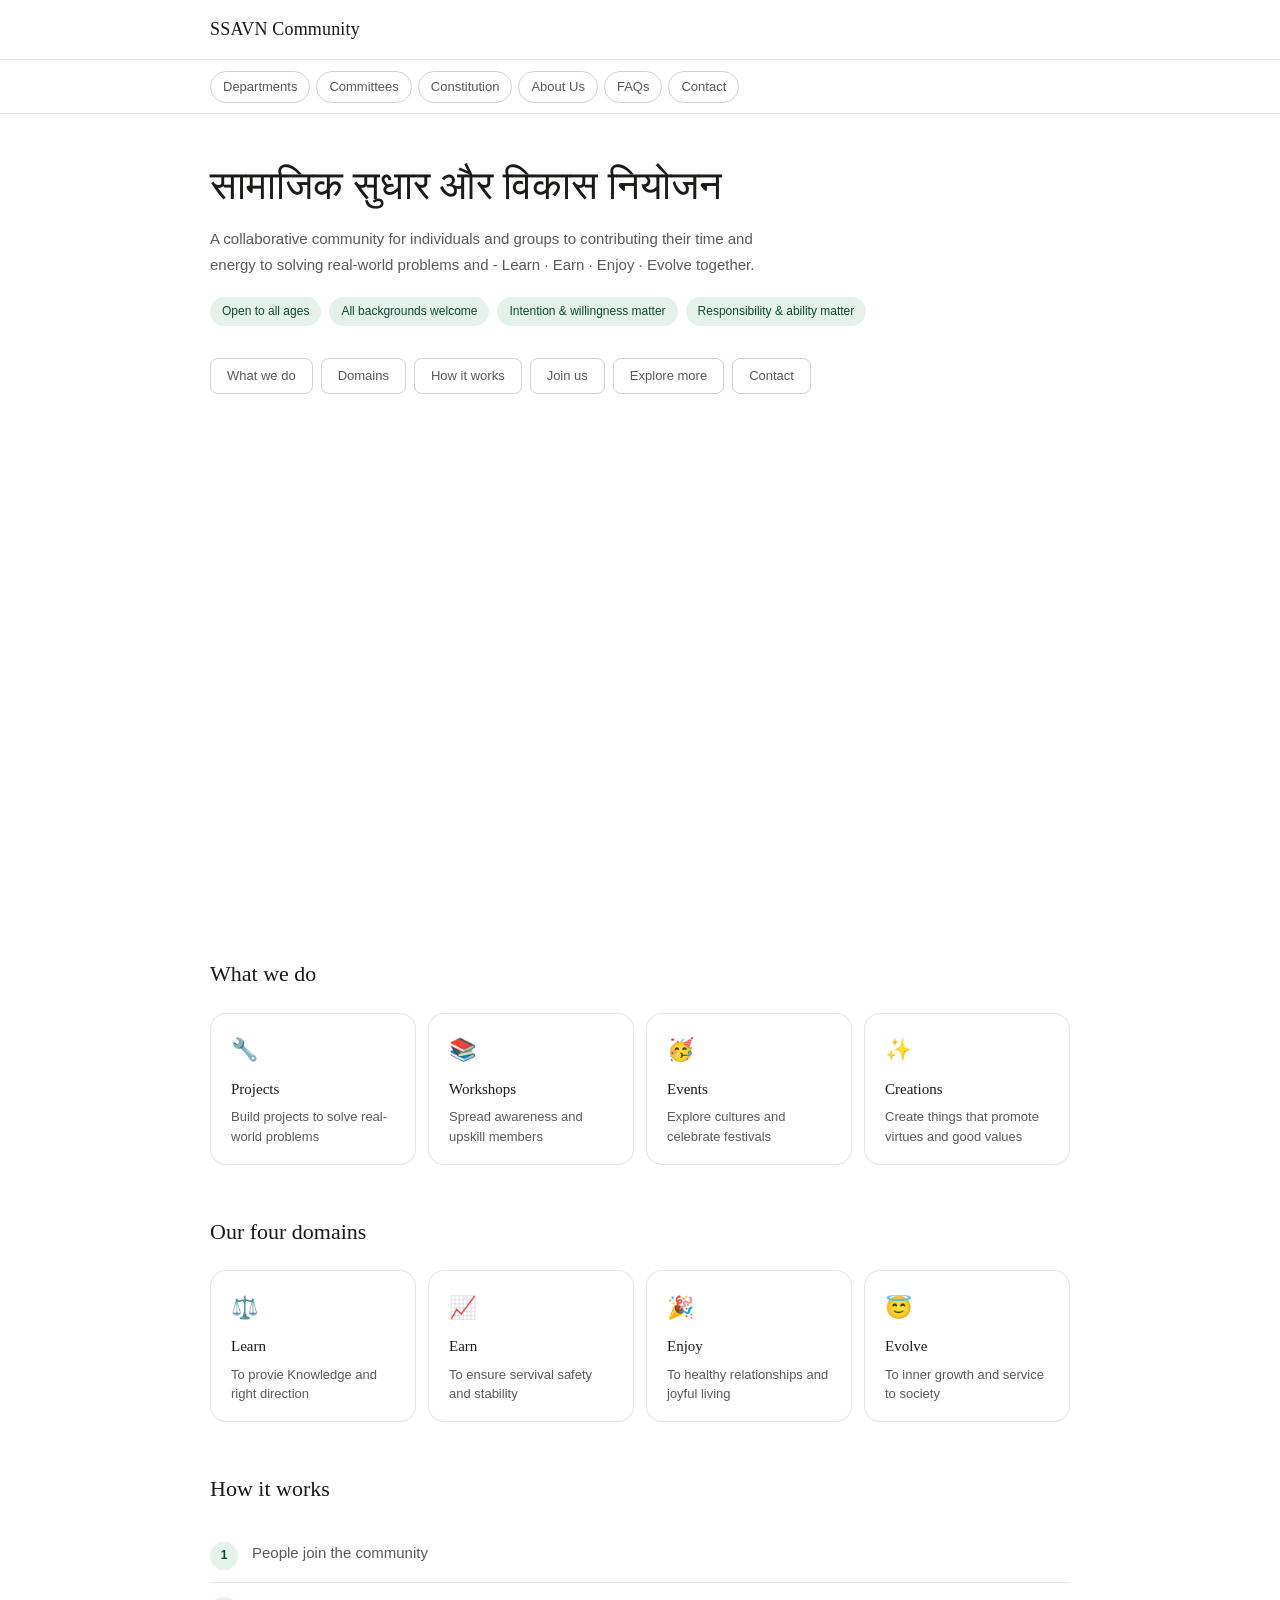
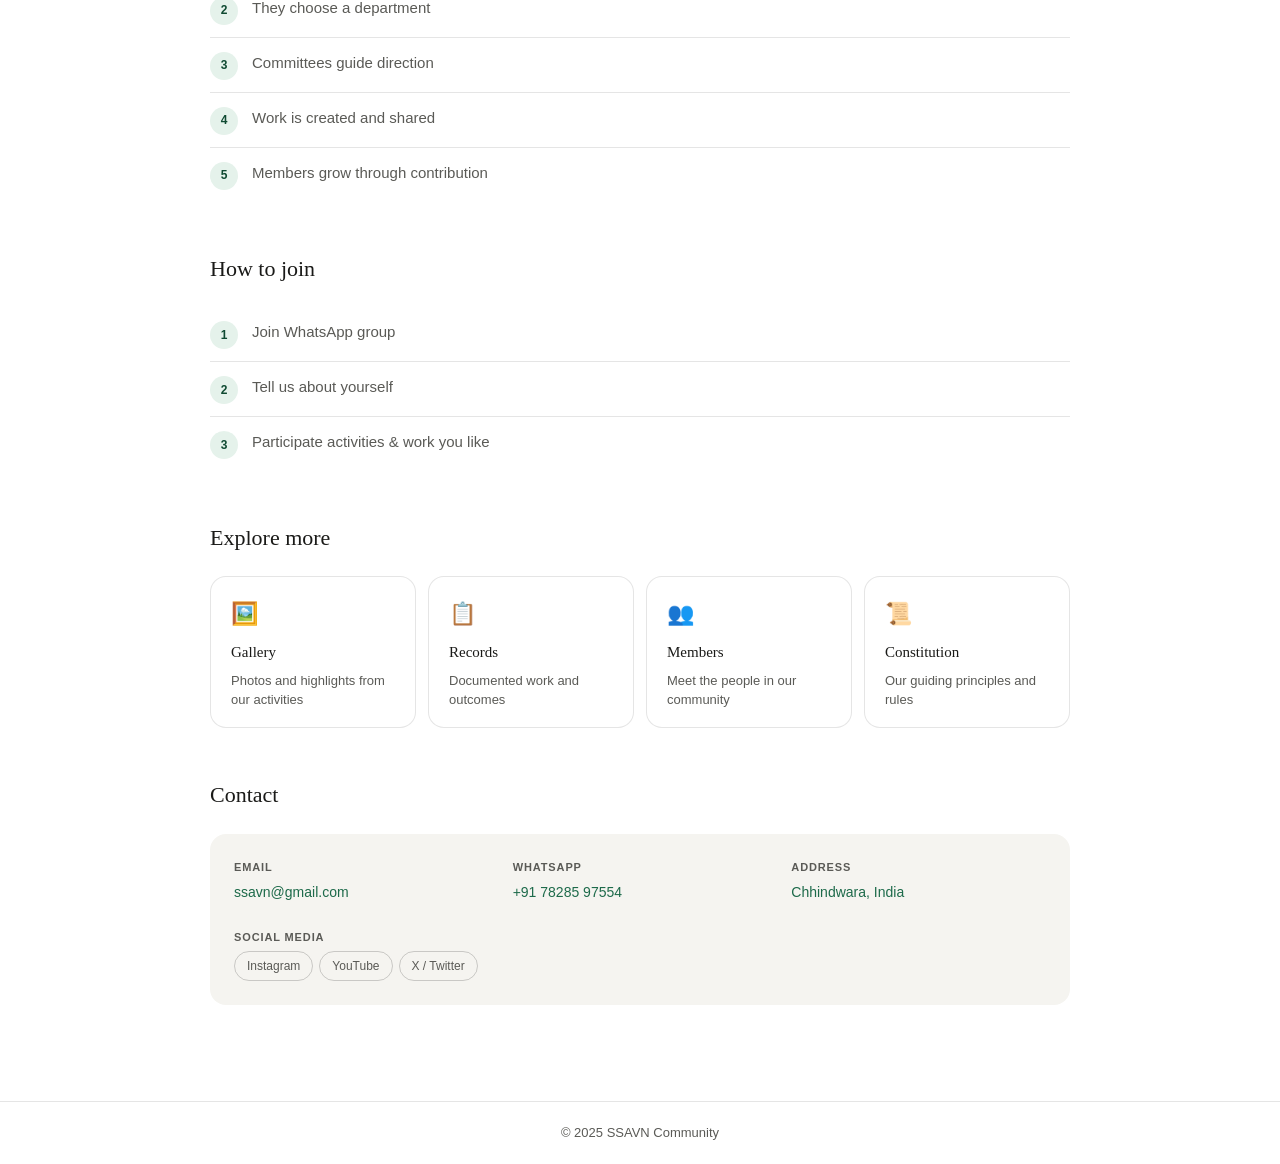
<file: index.html>
<!DOCTYPE html>
<html lang="en">
<head>
  <meta charset="UTF-8">
  <meta name="viewport" content="width=device-width, initial-scale=1.0">
  <title>SSAVN Community</title>
  <meta name="description" content="SSAVN Community – Learn, Earn, Enjoy, and Evolve together.">
  <link rel="stylesheet" href="style.css">
</head>
<body>

<!-- STICKY HEADER + NAV -->
<header>
  <div class="header-inner">
    <span class="site-logo">SSAVN Community</a></span>
    <button class="burger" id="burger" aria-label="Toggle menu" aria-expanded="false">
      <span></span><span></span><span></span>
    </button>
  </div>
  <nav class="top-nav" id="top-nav" aria-label="Main navigation">
    <ul>
      <li><a href="">Departments</a></li>
      <li><a href="">Committees</a></li>
      <li><a href="constitution.html">Constitution</a></li>
      <li><a href="about.html">About Us</a></li>
      <li><a href="faqs.html">FAQs</a></li>
      <li><a href="#join">Contact</a></li>
    </ul>
  </nav>
</header>

<!-- HERO -->
<div class="hero">
  <h1 class="hero-title">सामाजिक सुधार और विकास नियोजन</h1>
  <p class="hero-tagline">
    A collaborative community for individuals and groups to contributing their time and energy to solving real-world problems and - Learn · Earn · Enjoy · Evolve  together.
  </p>
  <div class="pillars">
    <span class="pill">Open to all ages</span>
    <span class="pill">All backgrounds welcome</span>
    <span class="pill">Intention &amp; willingness matter</span>
    <span class="pill">Responsibility &amp; ability matter</span>
  </div>
  <nav class="section-nav" aria-label="Page sections">
    <a href="#what-we-do">What we do</a>
    <a href="#our-four-domains">Domains</a>
    <a href="#how">How it works</a>
    <a href="#join">Join us</a>
    <a href="#explore-more">Explore more</a>
     <a href="#contact">Contact</a>
  </nav>

      <div class="video-wrapper">
        <!--
          Replace the `src` below with your actual YouTube embed URL.
          Format: https://www.youtube.com/embed/YOUR_VIDEO_ID
          Example: https://www.youtube.com/embed/dQw4w9WgXcQ
        -->
     <iframe width="560" height="315" src="https://www.youtube.com/embed/MVYUiZNt4Ok?si=AOfDS0dSWVJOX-xa" title="YouTube video player" frameborder="0" allow="accelerometer; autoplay; clipboard-write; encrypted-media; gyroscope; picture-in-picture; web-share" referrerpolicy="strict-origin-when-cross-origin" allowfullscreen></iframe> </div>


</div>




<main>

  <!-- WHAT WE DO -->
  <section id="what-we-do">
    <div class="section-wrap">
      <h2>What we do</h2>
      <div class="card-grid">
        <a class="card" href="projects.html">
          <span class="card-icon">🔧</span>
          <h3>Projects</h3>
          <p>Build projects to solve real-world problems</p>
        </a>
        <a class="card" href="workshops.html">
          <span class="card-icon">📚</span>
          <h3>Workshops</h3>
          <p>Spread awareness and upskill members</p>
        </a>
        <a class="card" href="events.html">
          <span class="card-icon">🥳</span>
          <h3>Events</h3>
          <p>Explore cultures and celebrate festivals</p>
        </a>
        <a class="card" href="creations.html">
          <span class="card-icon">✨</span>
          <h3>Creations</h3>
          <p>Create things that promote virtues and good values</p>
        </a>
      </div>
    </div>
  </section>

  
  <!-- WHAT WE DO -->
  <section id="our-four-domains">
    <div class="section-wrap">
      <h2>Our four domains</h2>
      <div class="card-grid">
        <a class="card" href="https://docs.google.com/document/d/1IW2bxwC_IvRkpcTdow1qj1MjfYj8BaMno25RJ_fd12w/edit?usp=sharing">
          <span class="card-icon">⚖️</span>
          <h3>Learn</h3>
          <p>To provie Knowledge and right direction</p>
        </a>
        <a class="card" href="workshops.html">
          <span class="card-icon">📈</span>
          <h3>Earn</h3>
          <p>To ensure servival safety and stability</p>
        </a>
        <a class="card" href="events.html">
          <span class="card-icon">🎉</span>
          <h3>Enjoy</h3>
          <p>To healthy relationships and joyful living</p>
        </a>
        <a class="card" href="creations.html">
          <span class="card-icon">😇</span>
          <h3>Evolve</h3>
          <p>To inner growth and service to society </p>
        </a>
      </div>
    </div>
  </section>


  <!-- HOW IT WORKS -->
  <section id="how">
    <div class="section-wrap">
      <h2>How it works</h2>
      <ol class="steps">
        <li>People join the community</li>
        <li>They choose a department</li>
        <li>Committees guide direction</li>
        <li>Work is created and shared</li>
        <li>Members grow through contribution</li>
      </ol>
    </div>
  </section>



  <!-- JOIN -->
  <section id="join">
    <div class="section-wrap">
      <h2>How to join</h2>
      <ol class="steps">
        <li>Join WhatsApp group</li>
        <li>Tell us about yourself</li>
        <li>Participate activities & work you like</li>
      </ol>
    </div>
  </section>



  <!-- EXPLORE MORE -->
  <section id="explore-more">
    <div class="section-wrap">
      <h2>Explore more</h2>
      <div class="card-grid">
        <a class="card" href="https://photos.app.goo.gl/iirUxXrk3qtKijyM9">
          <span class="card-icon">🖼️</span>
          <h3>Gallery</h3>
          <p>Photos and highlights from our activities</p>
        </a>
        <a class="card" href="https://drive.google.com/drive/folders/1Xfm_2vJ69T8EVZX1W8_K3GvsD9Lk6aiV?usp=sharing">  
          <span class="card-icon">📋</span>
          <h3>Records</h3>
          <p>Documented work and outcomes</p>
        </a>
        <a class="card" href="https://www.notion.so/f25e57d8daa28246abed81c1e5730662?v=2c2e57d8daa282d0bb6f0803f0d944ae&source=copy_link">
          <span class="card-icon">👥</span>
          <h3>Members</h3>
          <p>Meet the people in our community</p>
        </a>
        <a class="card" href="constitution.html">
          <span class="card-icon">📜</span>
          <h3>Constitution</h3>
          <p>Our guiding principles and rules</p>
        </a>
      </div>
    </div>
  </section>



  <!-- CONTACT -->
  <section id="contact">
    <div class="section-wrap">
      <h2>Contact</h2>
      <div class="contact-block">
        <div class="contact-item">
          <p class="label">Email</p>
          <p class="value"><a href="mailto:ssavn@gmail.com" target="_blank" rel="noopener">ssavn@gmail.com</a></p>
        </div>
        <div class="contact-item">
          <p class="label">WhatsApp</p>
          <p class="value"><a href="https://wa.me/917828597554" target="_blank" rel="noopener">+91 78285 97554</a></p>
        </div>
<div class="contact-item">
  <p class="label">Address</p>
  <p class="value">
    <a href="https://www.google.com/maps/search/?api=1&query=Chhindwara,India" target="_blank" rel="noopener">
      Chhindwara, India
    </a>
  </p>
</div>
        <div class="contact-item">
          <p class="label">Social media</p>
          <div class="social-links">
            <a href="https://www.instagram.com/ssavn_community" target="_blank" rel="noopener">Instagram</a>
            <a href="https://www.youtube.com/@SSAVN_Community" target="_blank" rel="noopener">YouTube</a>
             <a href="https://x.com/ssavn_community?t=oE9XpZXtvv49KgYiJxbEdQ&s=09" target="_blank" rel="noopener">X / Twitter</a>
         
          </div>
        </div>
      </div>
    </div>
  </section>

</main>

<footer>
  <p>&copy; 2025 SSAVN Community</p>
</footer>

<script>
  const burger = document.getElementById('burger');
  const nav = document.getElementById('top-nav');

  burger.addEventListener('click', () => {
    const open = nav.classList.toggle('open');
    burger.classList.toggle('open', open);
    burger.setAttribute('aria-expanded', open);
  });

  // Close nav when a link is tapped on mobile
  nav.querySelectorAll('a').forEach(link => {
    link.addEventListener('click', () => {
      nav.classList.remove('open');
      burger.classList.remove('open');
      burger.setAttribute('aria-expanded', 'false');
    });
  });
</script>

</body>
</html>
</file>
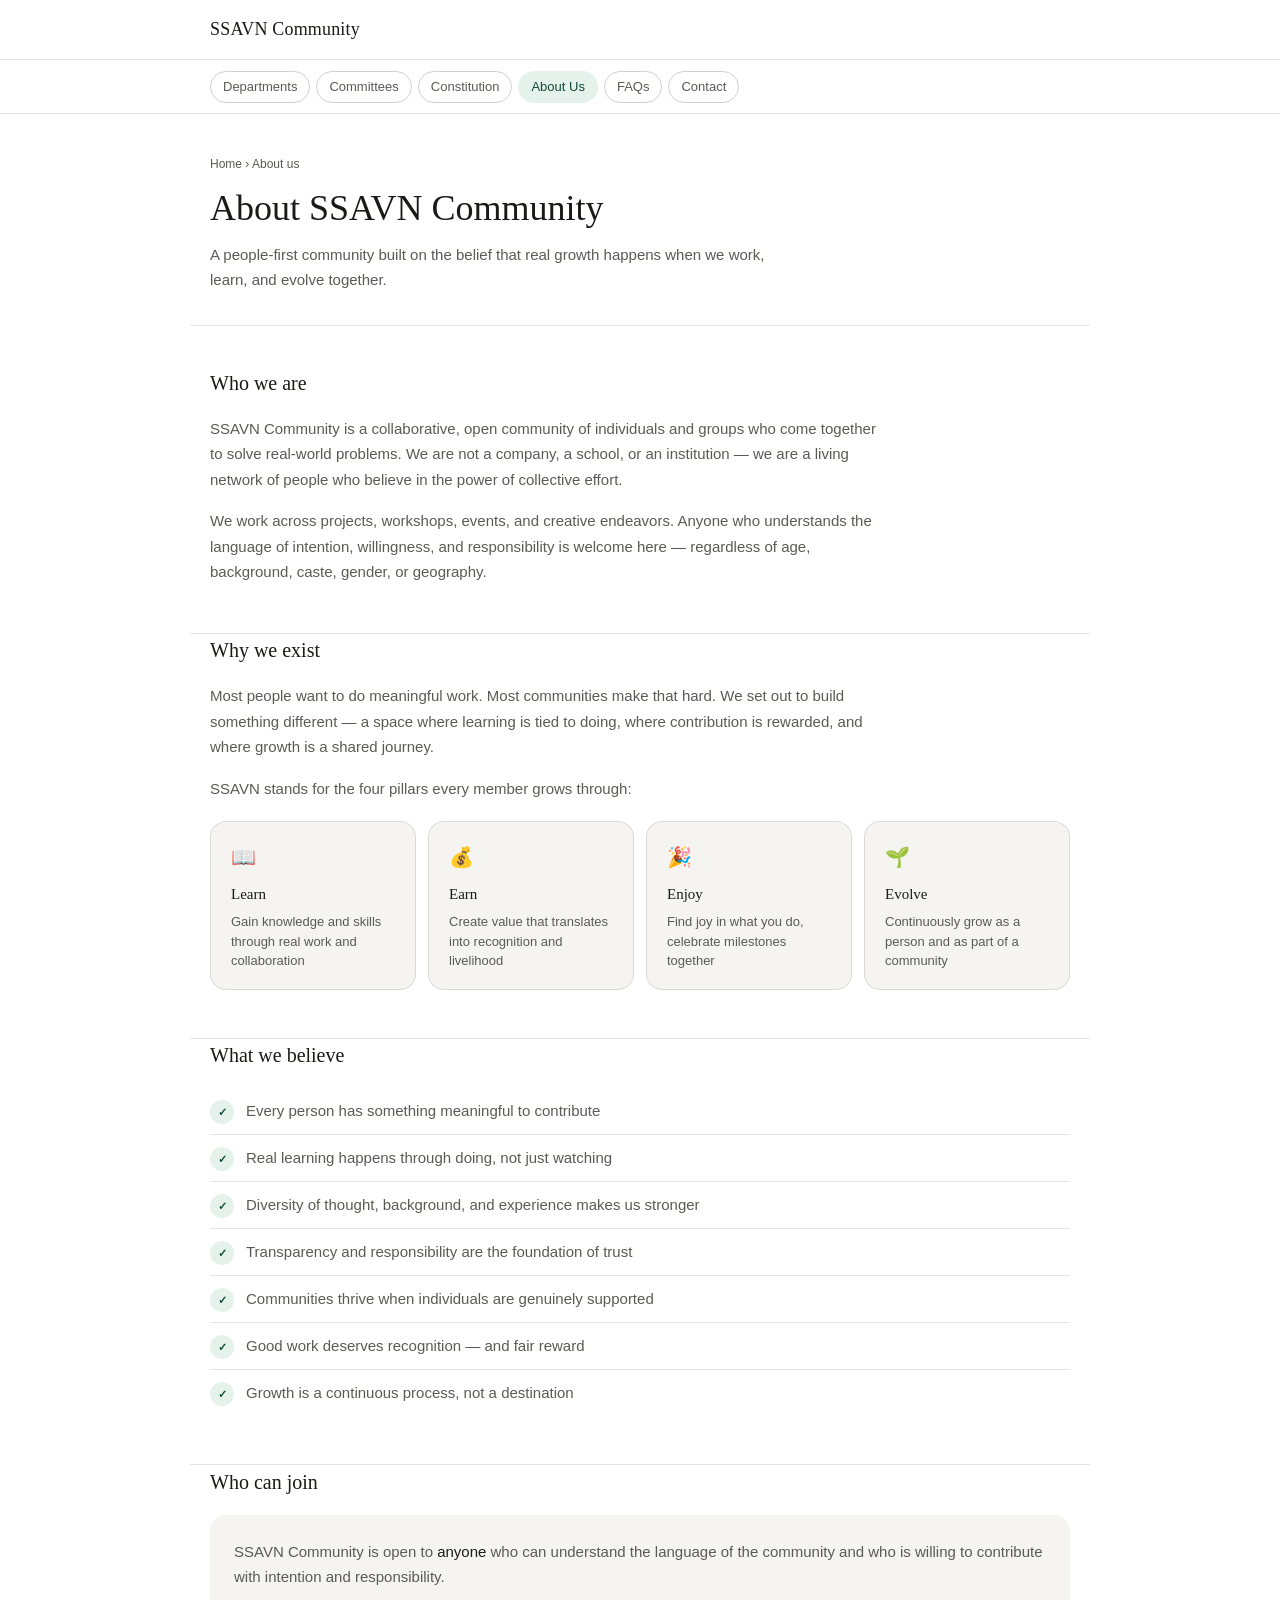
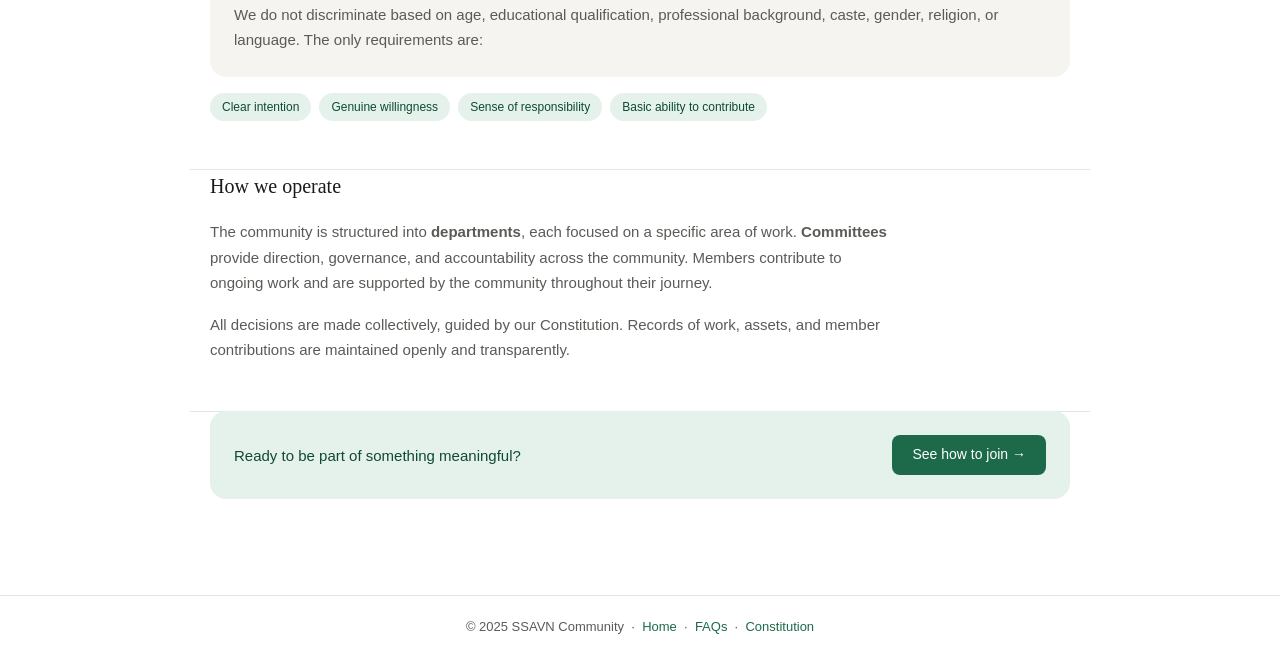
<file: about.html>
<!DOCTYPE html>
<html lang="en">
<head>
  <meta charset="UTF-8">
  <meta name="viewport" content="width=device-width, initial-scale=1.0">
  <title>About Us – SSAVN Community</title>
  <meta name="description" content="Learn about the SSAVN Community – who we are, what we believe, and why we exist.">
  <style>
    *, *::before, *::after { box-sizing: border-box; margin: 0; padding: 0; }

    :root {
      --bg:        #ffffff;
      --bg-soft:   #f5f4f0;
      --bg-card:   #ffffff;
      --border:    rgba(0,0,0,0.10);
      --border-md: rgba(0,0,0,0.18);
      --text:      #1a1a18;
      --text-muted:#5a5a56;
      --accent:    #1d6a4a;
      --accent-bg: #e5f2eb;
      --accent-txt:#0f4a32;
      --radius-sm: 8px;
      --radius-md: 12px;
      --radius-lg: 16px;
      --font-head: 'Georgia', 'Times New Roman', serif;
      --font-body: 'Helvetica Neue', Arial, sans-serif;
      --transition: 0.18s ease;
    }

    html { scroll-behavior: smooth; }

    body {
      font-family: var(--font-body);
      background: var(--bg);
      color: var(--text);
      line-height: 1.7;
      font-size: 15px;
    }

    a { color: var(--accent); text-decoration: none; }
    a:hover { text-decoration: underline; }

    /* ── Header ── */
    header {
      border-bottom: 0.5px solid var(--border);
      background: var(--bg);
      position: sticky;
      top: 0;
      z-index: 100;
    }
    .header-inner {
      display: flex;
      align-items: center;
      justify-content: space-between;
      padding: 0.9rem 1.25rem;
      max-width: 900px;
      margin: 0 auto;
    }
    .site-logo {
      font-family: var(--font-head);
      font-size: 18px;
      font-weight: normal;
      color: var(--text);
      letter-spacing: 0.01em;
      text-decoration: none;
    }
    .site-logo:hover { text-decoration: none; }

    /* ── Burger ── */
    .burger {
      display: none;
      flex-direction: column;
      justify-content: center;
      gap: 5px;
      width: 36px;
      height: 36px;
      background: none;
      border: 0.5px solid var(--border-md);
      border-radius: var(--radius-sm);
      cursor: pointer;
      padding: 7px;
    }
    .burger span {
      display: block;
      height: 1.5px;
      background: var(--text);
      border-radius: 2px;
      transition: transform var(--transition), opacity var(--transition);
    }
    .burger.open span:nth-child(1) { transform: translateY(6.5px) rotate(45deg); }
    .burger.open span:nth-child(2) { opacity: 0; }
    .burger.open span:nth-child(3) { transform: translateY(-6.5px) rotate(-45deg); }

    /* ── Top Nav ── */
    .top-nav {
      border-top: 0.5px solid var(--border);
      background: var(--bg);
    }
    .top-nav ul {
      list-style: none;
      display: flex;
      flex-wrap: wrap;
      gap: 6px;
      padding: 0.65rem 1.25rem;
      max-width: 900px;
      margin: 0 auto;
    }
    .top-nav a {
      font-size: 13px;
      padding: 4px 12px;
      border: 0.5px solid var(--border-md);
      border-radius: 20px;
      color: var(--text-muted);
      transition: background var(--transition), color var(--transition);
      display: block;
    }
    .top-nav a:hover, .top-nav a.active {
      background: var(--accent-bg);
      color: var(--accent-txt);
      text-decoration: none;
      border-color: transparent;
    }

    @media (max-width: 640px) {
      .burger { display: flex; }
      .top-nav { max-height: 0; overflow: hidden; transition: max-height 0.3s ease; }
      .top-nav.open { max-height: 400px; }
      .top-nav ul { flex-direction: column; gap: 4px; }
      .top-nav a { font-size: 14px; padding: 8px 14px; border-radius: var(--radius-sm); }
    }

    /* ── Page hero ── */
    .page-hero {
      padding: 2.5rem 1.25rem 2rem;
      max-width: 900px;
      margin: 0 auto;
      border-bottom: 0.5px solid var(--border);
    }
    .breadcrumb {
      font-size: 12px;
      color: var(--text-muted);
      margin-bottom: 0.75rem;
    }
    .breadcrumb a { color: var(--text-muted); }
    .breadcrumb a:hover { color: var(--accent); }
    .page-title {
      font-family: var(--font-head);
      font-size: clamp(24px, 4vw, 36px);
      font-weight: normal;
      line-height: 1.2;
      margin-bottom: 0.75rem;
    }
    .page-subtitle {
      font-size: 15px;
      color: var(--text-muted);
      max-width: 580px;
    }

    /* ── Main content ── */
    main { padding: 2.5rem 0 1rem; }
    section { margin-bottom: 3rem; }
    .section-wrap { padding: 0 1.25rem; max-width: 900px; margin: 0 auto; }

    h2 {
      font-family: var(--font-head);
      font-size: 20px;
      font-weight: normal;
      margin-bottom: 1rem;
      color: var(--text);
    }
    h3 {
      font-family: var(--font-head);
      font-size: 16px;
      font-weight: normal;
      margin-bottom: 0.4rem;
      color: var(--text);
    }

    /* ── Prose ── */
    .prose p {
      color: var(--text-muted);
      margin-bottom: 1rem;
      font-size: 15px;
      max-width: 680px;
    }
    .prose p:last-child { margin-bottom: 0; }

    /* ── Value cards ── */
    .value-grid {
      display: grid;
      grid-template-columns: repeat(auto-fit, minmax(200px, 1fr));
      gap: 12px;
      margin-top: 1.25rem;
    }
    @media (max-width: 480px) {
      .value-grid { grid-template-columns: 1fr 1fr; }
    }
    .value-card {
      background: var(--bg-soft);
      border-radius: var(--radius-lg);
      padding: 1.1rem 1.25rem;
      border: 0.5px solid var(--border);
    }
    .value-card .icon {
      font-size: 20px;
      margin-bottom: 8px;
      display: block;
    }
    .value-card h3 { font-size: 15px; margin-bottom: 5px; }
    .value-card p { font-size: 13px; color: var(--text-muted); line-height: 1.5; margin: 0; }

    /* ── Belief list ── */
    .belief-list {
      list-style: none;
      margin-top: 0.5rem;
    }
    .belief-list li {
      display: flex;
      align-items: flex-start;
      gap: 12px;
      padding: 10px 0;
      border-bottom: 0.5px solid var(--border);
      font-size: 15px;
      color: var(--text-muted);
    }
    .belief-list li:last-child { border-bottom: none; }
    .belief-list li::before {
      content: '✓';
      min-width: 24px;
      height: 24px;
      background: var(--accent-bg);
      color: var(--accent-txt);
      border-radius: 50%;
      display: flex;
      align-items: center;
      justify-content: center;
      font-size: 11px;
      font-weight: 700;
      flex-shrink: 0;
      margin-top: 2px;
    }

    /* ── Team / founding block ── */
    .info-block {
      background: var(--bg-soft);
      border-radius: var(--radius-lg);
      padding: 1.5rem;
    }
    .info-block p {
      font-size: 15px;
      color: var(--text-muted);
      margin-bottom: 0.75rem;
    }
    .info-block p:last-child { margin-bottom: 0; }
    .info-block strong { color: var(--text); font-weight: 500; }

    /* ── Pill strip ── */
    .pill-strip {
      display: flex;
      flex-wrap: wrap;
      gap: 8px;
      margin-top: 1rem;
    }
    .pill {
      font-size: 12px;
      padding: 4px 12px;
      background: var(--accent-bg);
      color: var(--accent-txt);
      border-radius: 20px;
      font-weight: 500;
    }

    /* ── Divider ── */
    .divider {
      height: 0.5px;
      background: var(--border);
      max-width: 900px;
      margin: 0 auto;
    }

    /* ── CTA ── */
    .cta-block {
      background: var(--accent-bg);
      border-radius: var(--radius-lg);
      padding: 1.5rem;
      display: flex;
      align-items: center;
      justify-content: space-between;
      gap: 1rem;
      flex-wrap: wrap;
    }
    .cta-block p {
      font-size: 15px;
      color: var(--accent-txt);
      margin: 0;
    }
    .cta-btn {
      display: inline-block;
      padding: 8px 20px;
      background: var(--accent);
      color: #fff;
      border-radius: var(--radius-sm);
      font-size: 14px;
      white-space: nowrap;
      transition: opacity var(--transition);
      text-decoration: none;
    }
    .cta-btn:hover { opacity: 0.85; text-decoration: none; }

    /* ── Footer ── */
    footer {
      border-top: 0.5px solid var(--border);
      padding: 1.25rem;
      text-align: center;
      font-size: 13px;
      color: var(--text-muted);
      margin-top: 2rem;
    }
  </style>
</head>
<body>

<header>
  <div class="header-inner">
    <a href="index.html" class="site-logo">SSAVN Community</a>
    <button class="burger" id="burger" aria-label="Toggle menu" aria-expanded="false">
      <span></span><span></span><span></span>
    </button>
  </div>
  <nav class="top-nav" id="top-nav" aria-label="Main navigation">
    <ul>
      <li><a href="departments.html">Departments</a></li>
      <li><a href="committees.html">Committees</a></li>
      <li><a href="constitution.html">Constitution</a></li>
      <li><a href="about.html" class="active">About Us</a></li>
      <li><a href="faqs.html">FAQs</a></li>
      <li><a href="index.html#join">Contact</a></li>
    </ul>
  </nav>
</header>

<div class="page-hero">
  <p class="breadcrumb"><a href="index.html">Home</a> &rsaquo; About us</p>
  <h1 class="page-title">About SSAVN Community</h1>
  <p class="page-subtitle">A people-first community built on the belief that real growth happens when we work, learn, and evolve together.</p>
</div>

<main>

  <!-- WHO WE ARE -->
  <section id="who-we-are">
    <div class="section-wrap">
      <h2>Who we are</h2>
      <div class="prose">
        <p>SSAVN Community is a collaborative, open community of individuals and groups who come together to solve real-world problems. We are not a company, a school, or an institution — we are a living network of people who believe in the power of collective effort.</p>
        <p>We work across projects, workshops, events, and creative endeavors. Anyone who understands the language of intention, willingness, and responsibility is welcome here — regardless of age, background, caste, gender, or geography.</p>
      </div>
    </div>
  </section>

  <div class="divider"></div>

  <!-- WHY WE EXIST -->
  <section id="why">
    <div class="section-wrap">
      <h2>Why we exist</h2>
      <div class="prose">
        <p>Most people want to do meaningful work. Most communities make that hard. We set out to build something different — a space where learning is tied to doing, where contribution is rewarded, and where growth is a shared journey.</p>
        <p>SSAVN stands for the four pillars every member grows through:</p>
      </div>
      <div class="value-grid">
        <div class="value-card">
          <span class="icon">📖</span>
          <h3>Learn</h3>
          <p>Gain knowledge and skills through real work and collaboration</p>
        </div>
        <div class="value-card">
          <span class="icon">💰</span>
          <h3>Earn</h3>
          <p>Create value that translates into recognition and livelihood</p>
        </div>
        <div class="value-card">
          <span class="icon">🎉</span>
          <h3>Enjoy</h3>
          <p>Find joy in what you do, celebrate milestones together</p>
        </div>
        <div class="value-card">
          <span class="icon">🌱</span>
          <h3>Evolve</h3>
          <p>Continuously grow as a person and as part of a community</p>
        </div>
      </div>
    </div>
  </section>

  <div class="divider"></div>

  <!-- WHAT WE BELIEVE -->
  <section id="beliefs">
    <div class="section-wrap">
      <h2>What we believe</h2>
      <ul class="belief-list">
        <li>Every person has something meaningful to contribute</li>
        <li>Real learning happens through doing, not just watching</li>
        <li>Diversity of thought, background, and experience makes us stronger</li>
        <li>Transparency and responsibility are the foundation of trust</li>
        <li>Communities thrive when individuals are genuinely supported</li>
        <li>Good work deserves recognition — and fair reward</li>
        <li>Growth is a continuous process, not a destination</li>
      </ul>
    </div>
  </section>

  <div class="divider"></div>

  <!-- WHO CAN JOIN -->
  <section id="who-can-join">
    <div class="section-wrap">
      <h2>Who can join</h2>
      <div class="info-block">
        <p>SSAVN Community is open to <strong>anyone</strong> who can understand the language of the community and who is willing to contribute with intention and responsibility.</p>
        <p>We do not discriminate based on age, educational qualification, professional background, caste, gender, religion, or language. The only requirements are:</p>
      </div>
      <div class="pill-strip">
        <span class="pill">Clear intention</span>
        <span class="pill">Genuine willingness</span>
        <span class="pill">Sense of responsibility</span>
        <span class="pill">Basic ability to contribute</span>
      </div>
    </div>
  </section>

  <div class="divider"></div>

  <!-- HOW WE OPERATE -->
  <section id="how-we-operate">
    <div class="section-wrap">
      <h2>How we operate</h2>
      <div class="prose">
        <p>The community is structured into <strong>departments</strong>, each focused on a specific area of work. <strong>Committees</strong> provide direction, governance, and accountability across the community. Members contribute to ongoing work and are supported by the community throughout their journey.</p>
        <p>All decisions are made collectively, guided by our Constitution. Records of work, assets, and member contributions are maintained openly and transparently.</p>
      </div>
    </div>
  </section>

  <div class="divider"></div>

  <!-- CTA -->
  <section id="join-cta">
    <div class="section-wrap">
      <div class="cta-block">
        <p>Ready to be part of something meaningful?</p>
        <a href="index.html#join" class="cta-btn">See how to join →</a>
      </div>
    </div>
  </section>

</main>

<footer>
  <p>&copy; 2025 SSAVN Community &nbsp;·&nbsp; <a href="index.html">Home</a> &nbsp;·&nbsp; <a href="faq.html">FAQs</a> &nbsp;·&nbsp; <a href="constitution.html">Constitution</a></p>
</footer>

<script>
  const burger = document.getElementById('burger');
  const nav = document.getElementById('top-nav');
  burger.addEventListener('click', () => {
    const open = nav.classList.toggle('open');
    burger.classList.toggle('open', open);
    burger.setAttribute('aria-expanded', open);
  });
  nav.querySelectorAll('a').forEach(link => {
    link.addEventListener('click', () => {
      nav.classList.remove('open');
      burger.classList.remove('open');
      burger.setAttribute('aria-expanded', 'false');
    });
  });
</script>

</body>
</html>
</file>
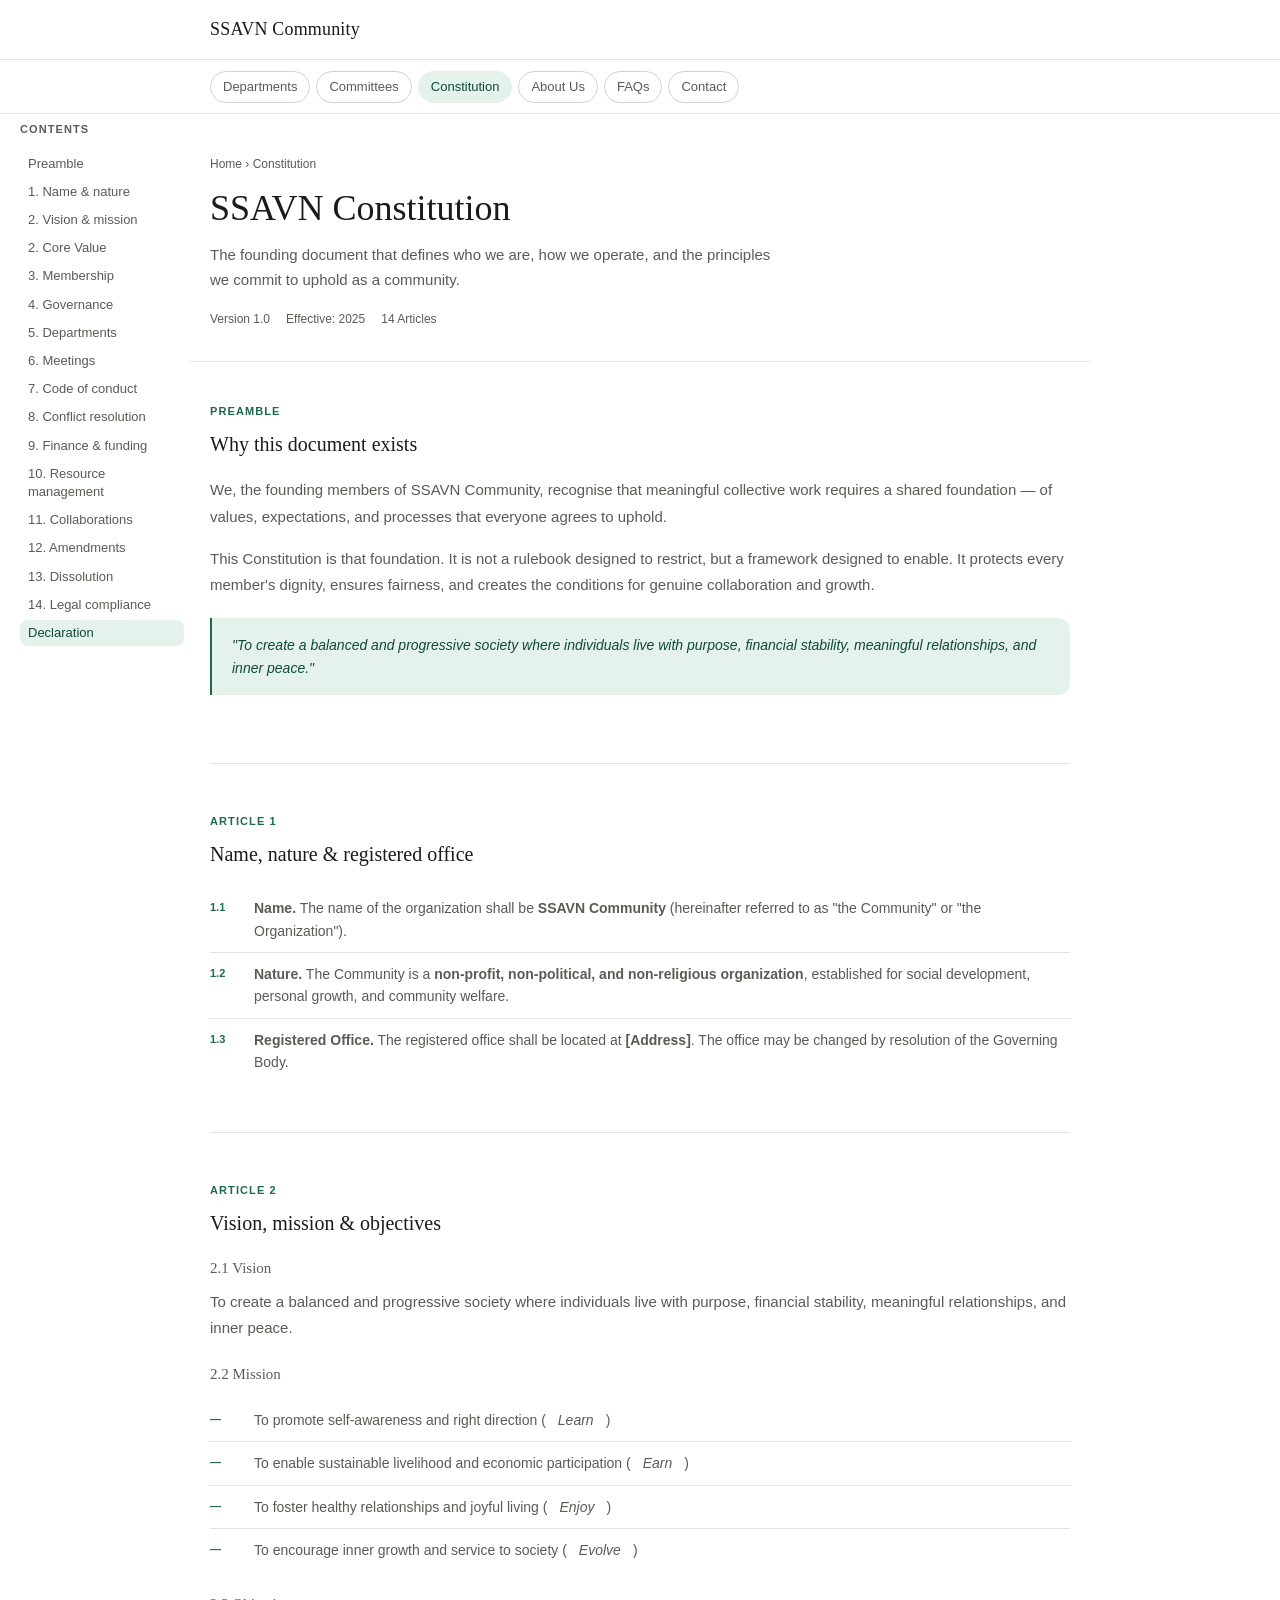
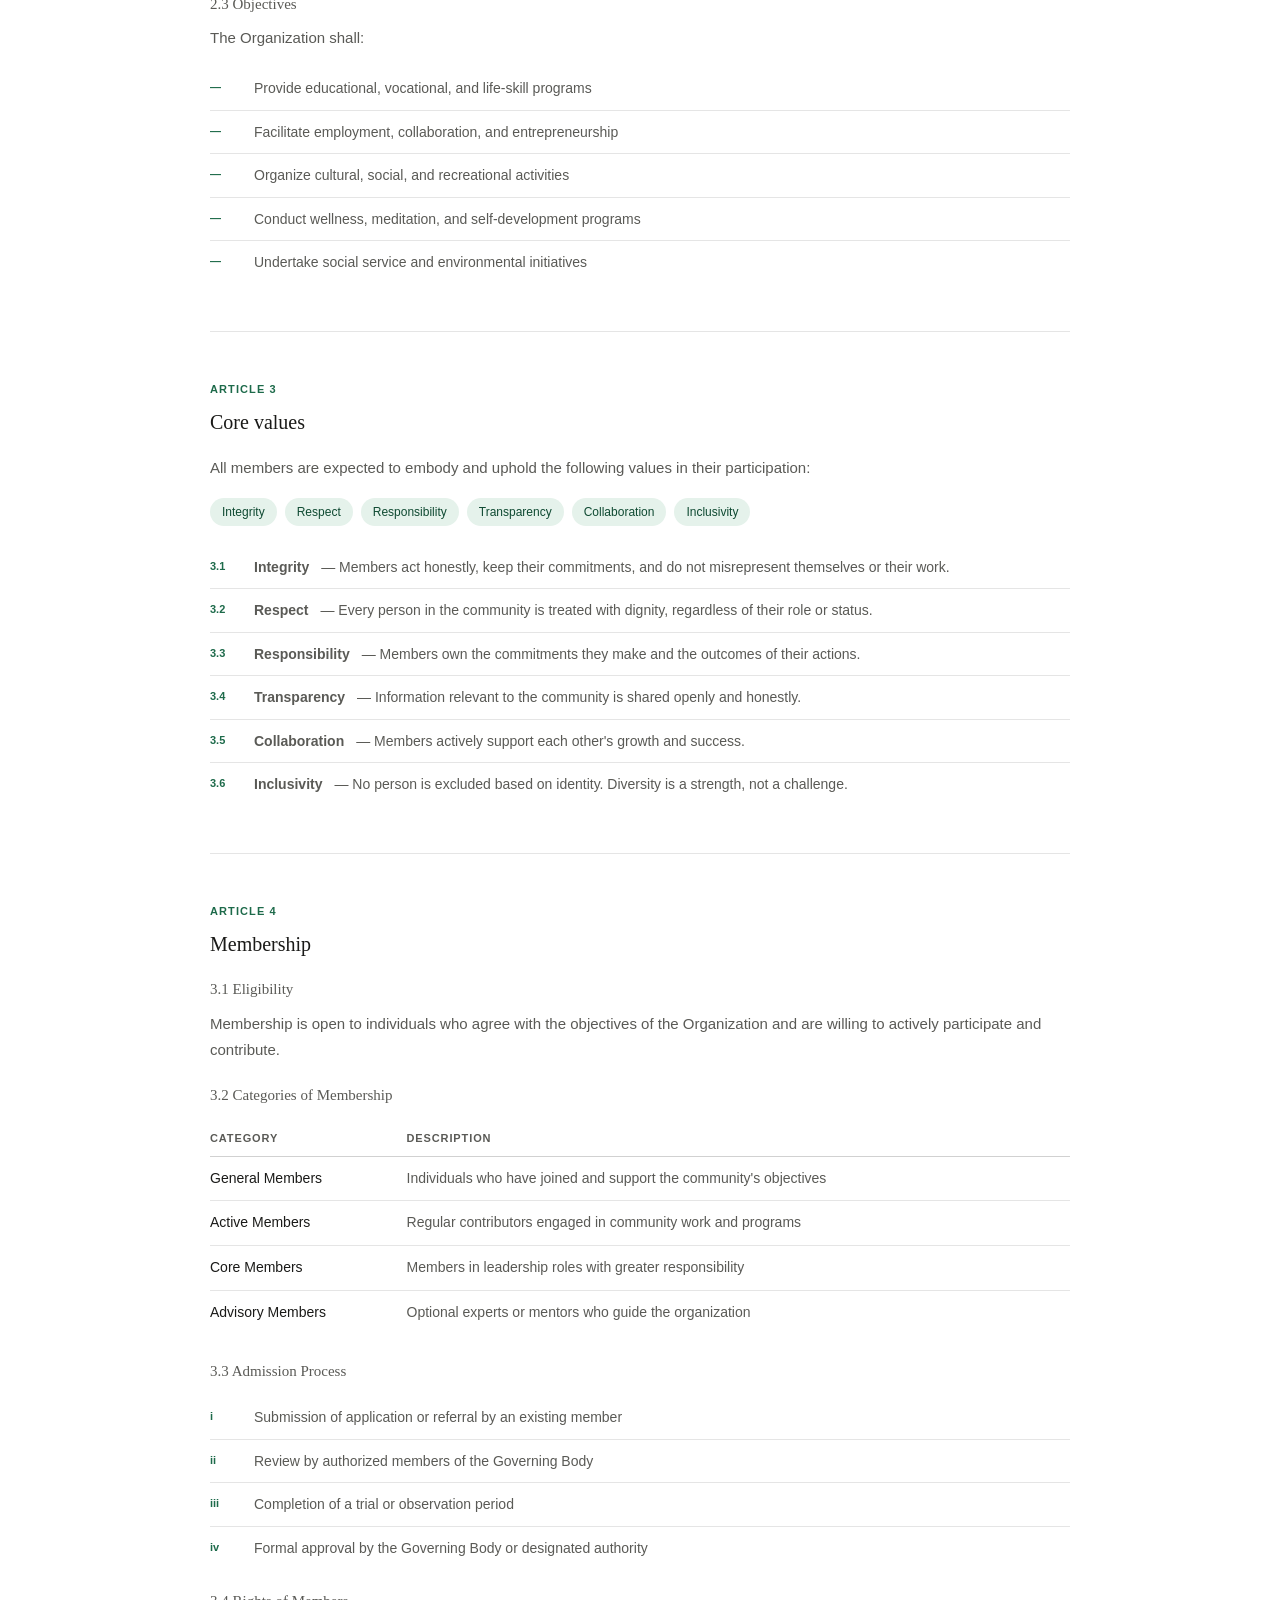
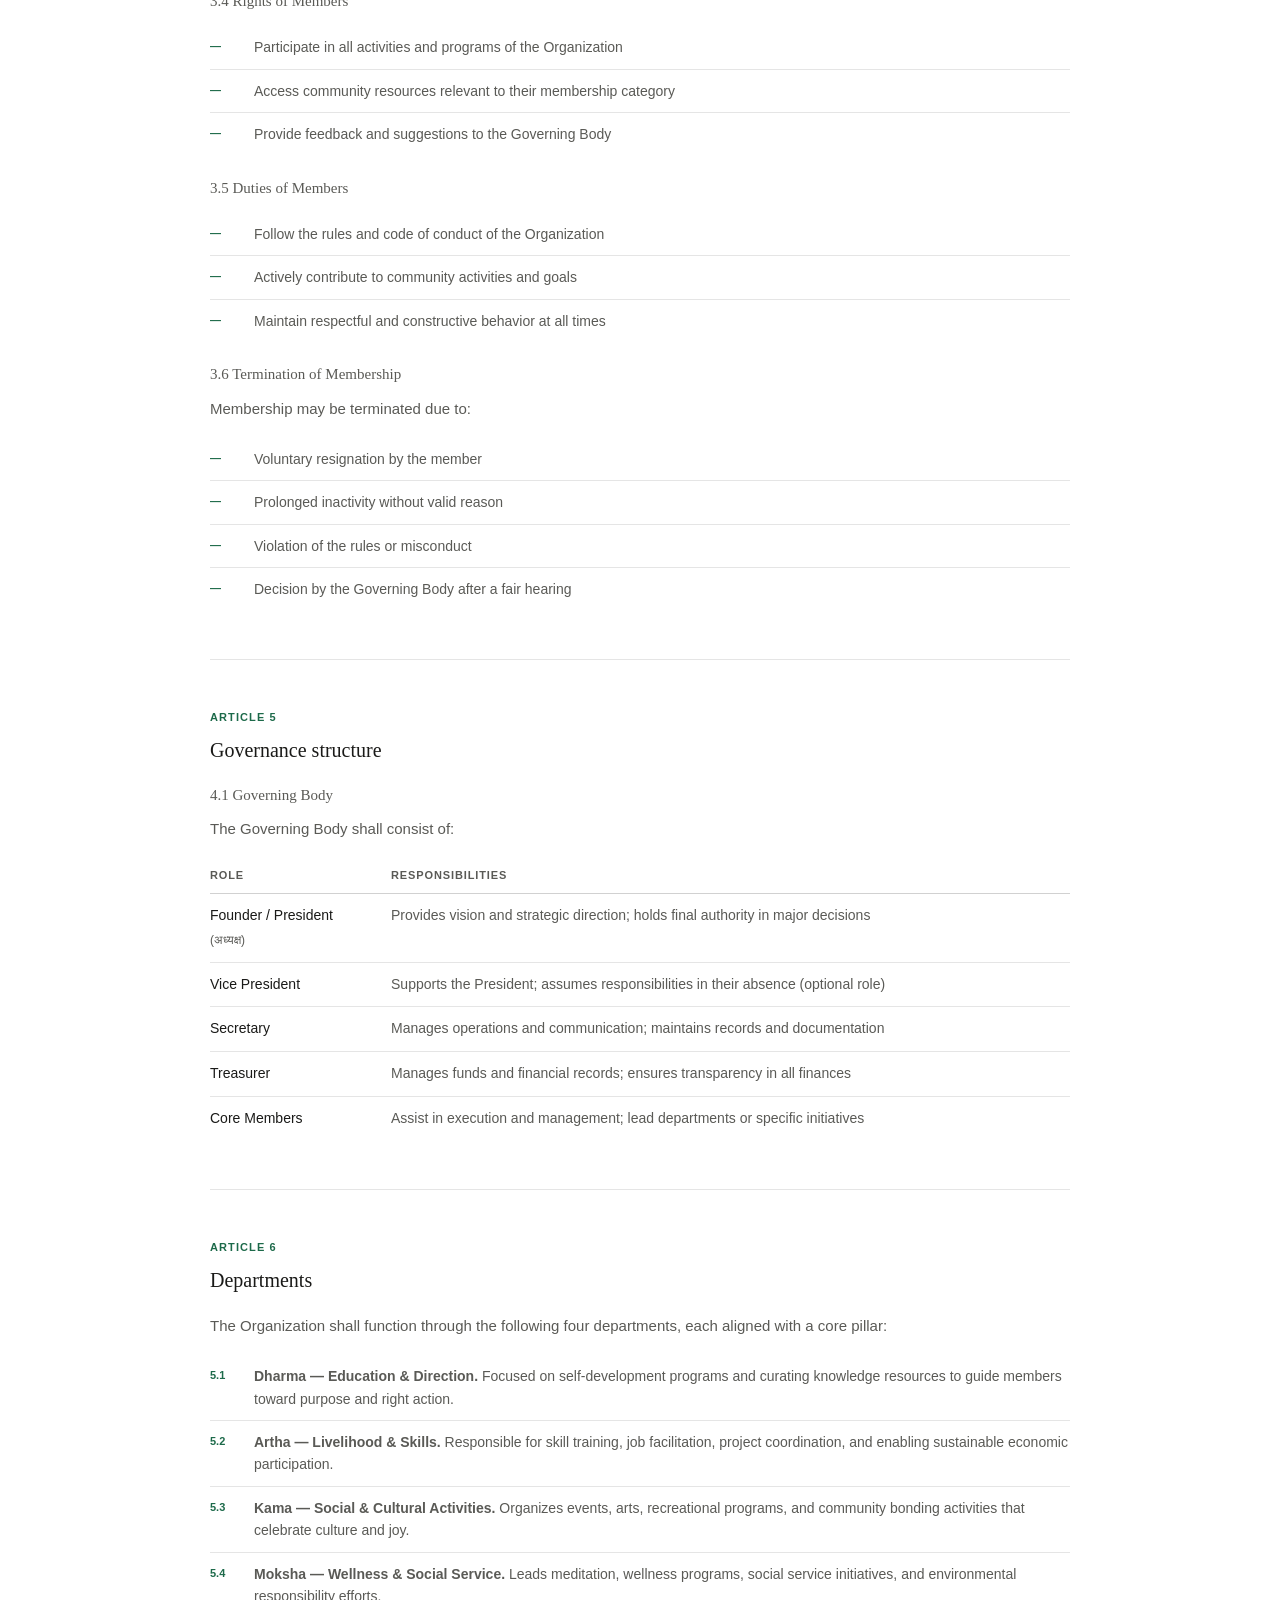
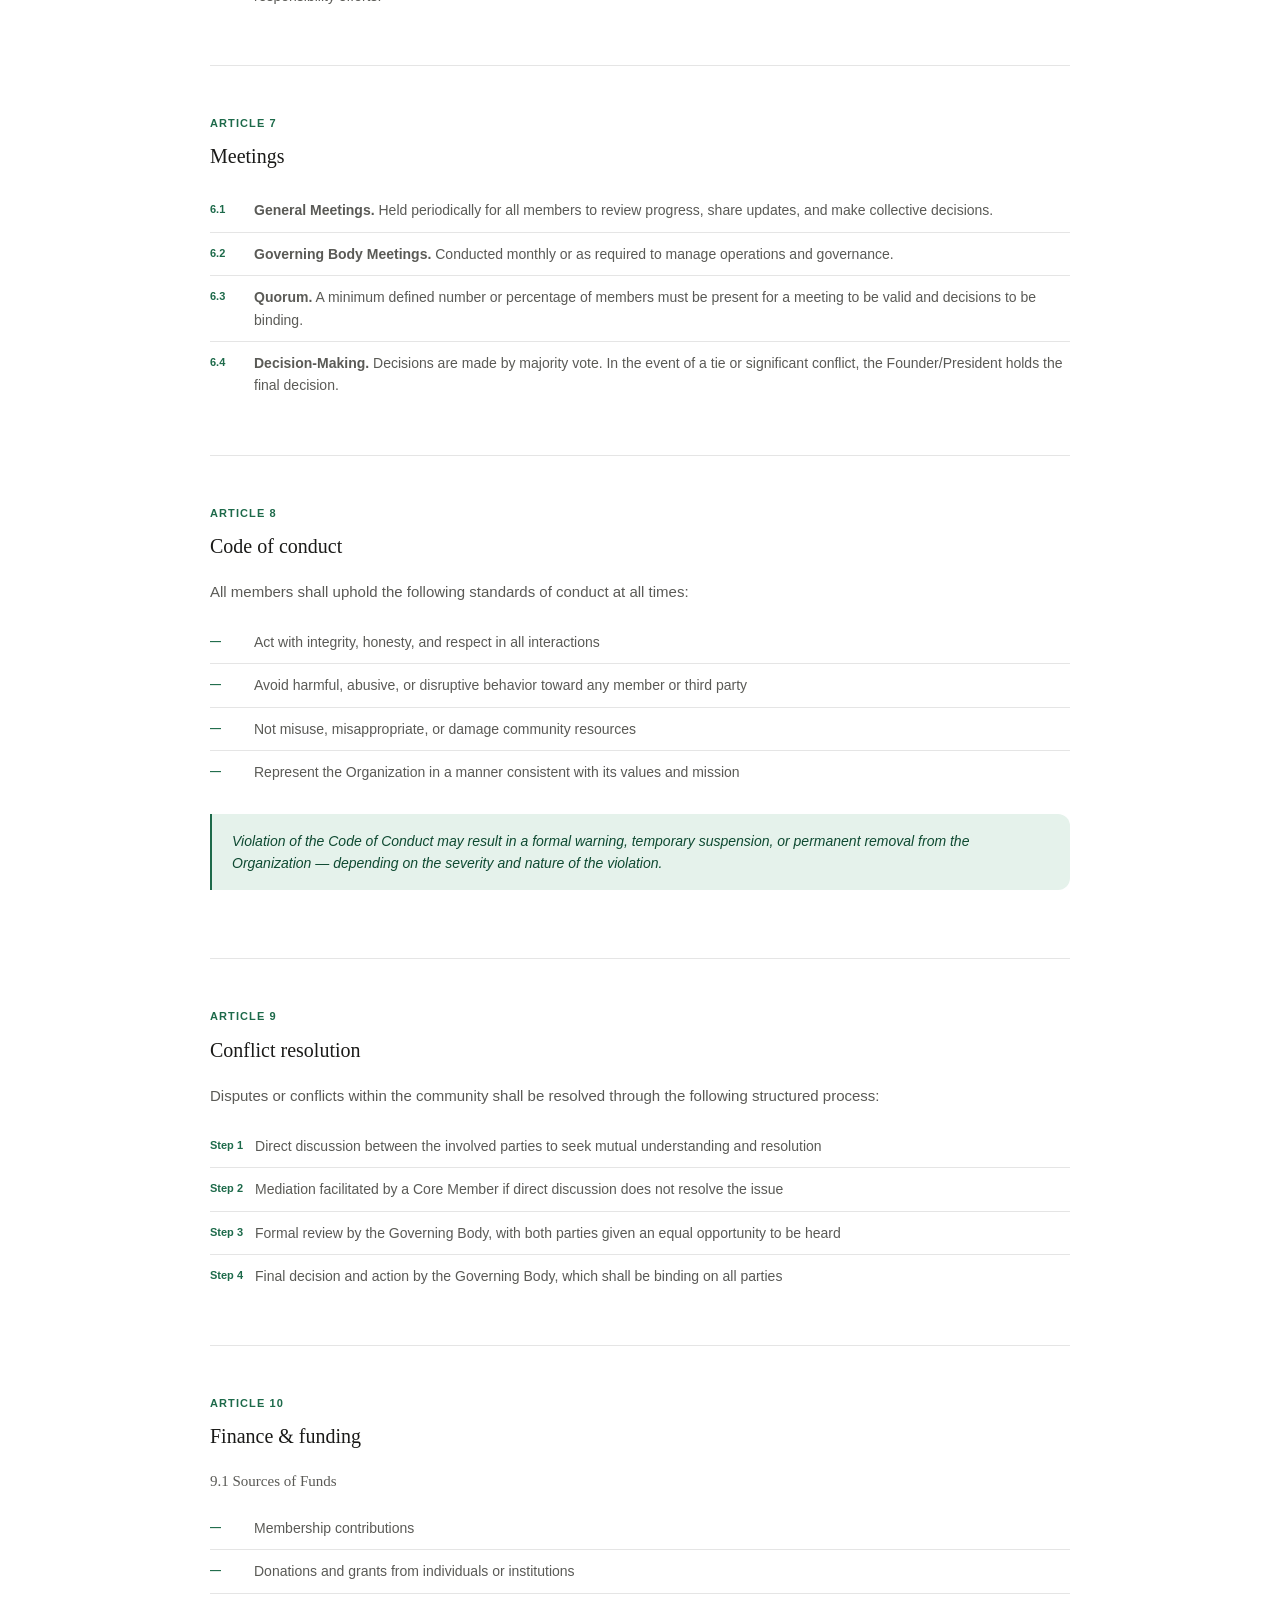
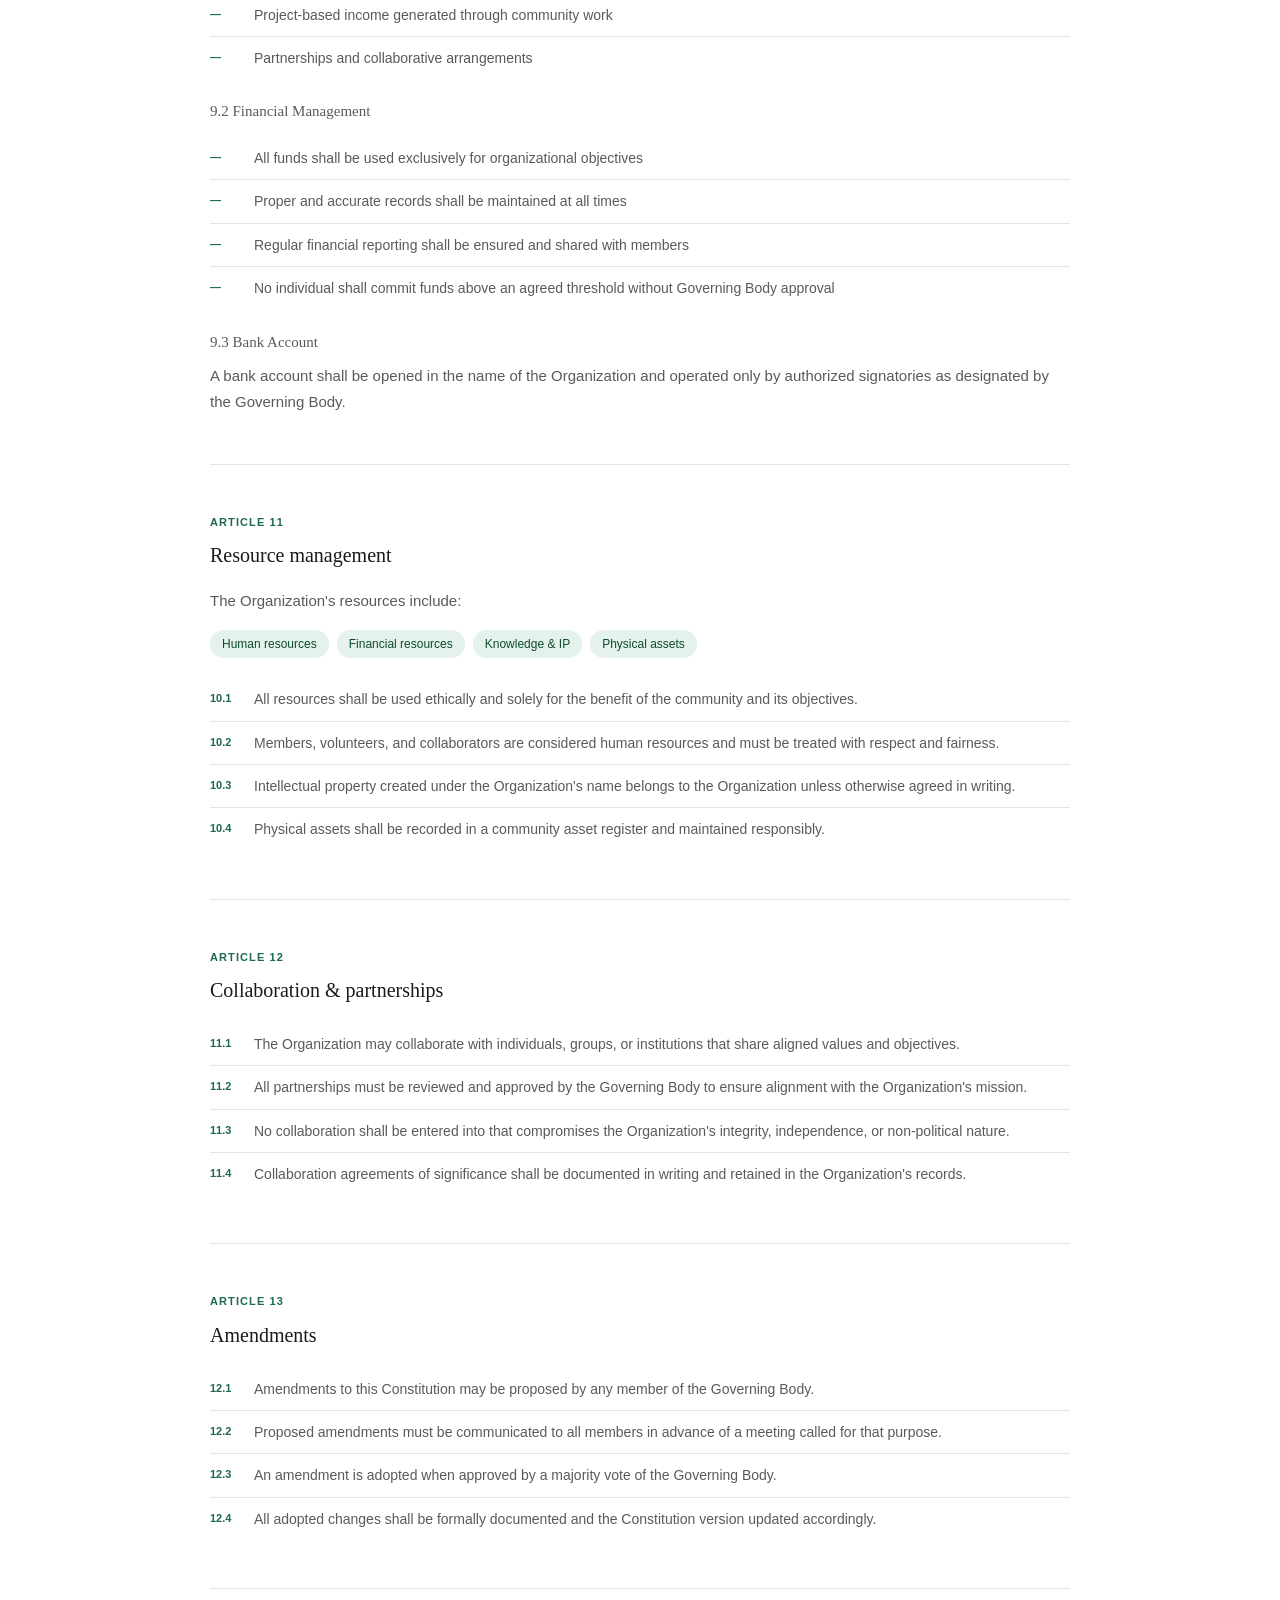
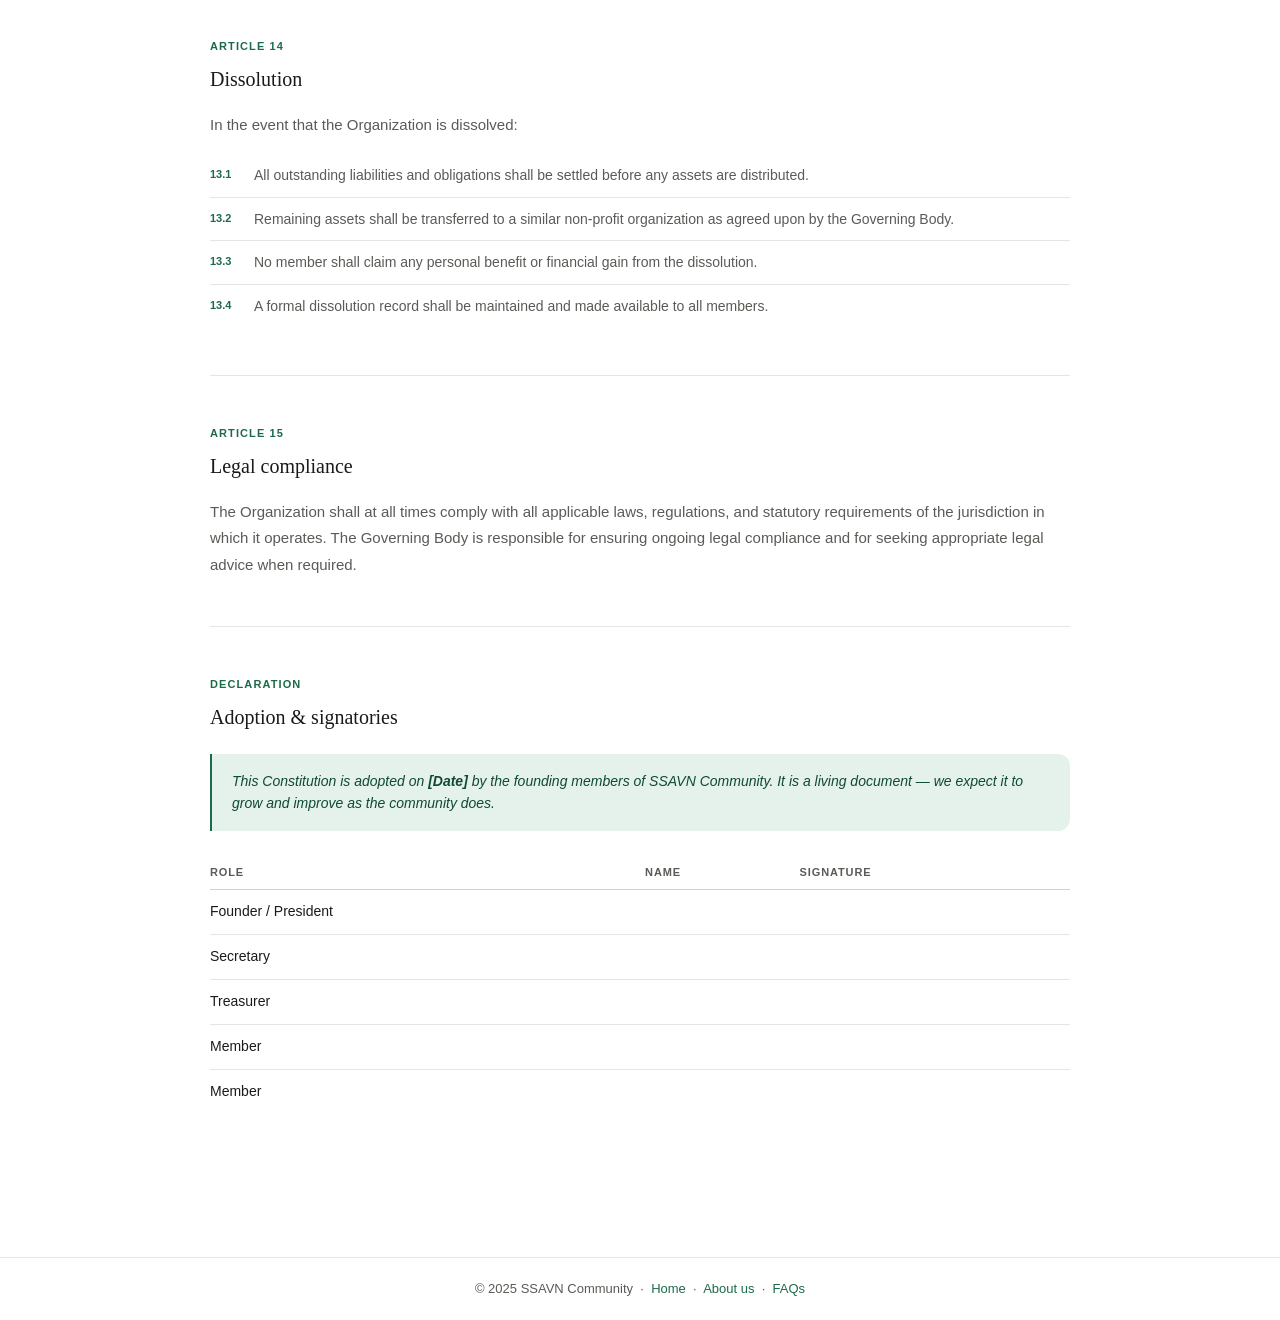
<file: constitution.html>
<!DOCTYPE html>
<html lang="en">
<head>
  <meta charset="UTF-8">
  <meta name="viewport" content="width=device-width, initial-scale=1.0">
  <title>Constitution – SSAVN Community</title>
  <meta name="description" content="The founding document of the SSAVN Community – our values, structure, and rules.">
  <style>
    *, *::before, *::after { box-sizing: border-box; margin: 0; padding: 0; }

    :root {
      --bg:        #ffffff;
      --bg-soft:   #f5f4f0;
      --bg-card:   #ffffff;
      --border:    rgba(0,0,0,0.10);
      --border-md: rgba(0,0,0,0.18);
      --text:      #1a1a18;
      --text-muted:#5a5a56;
      --accent:    #1d6a4a;
      --accent-bg: #e5f2eb;
      --accent-txt:#0f4a32;
      --radius-sm: 8px;
      --radius-md: 12px;
      --radius-lg: 16px;
      --font-head: 'Georgia', 'Times New Roman', serif;
      --font-body: 'Helvetica Neue', Arial, sans-serif;
      --transition: 0.18s ease;
    }

    html { scroll-behavior: smooth; }

    body {
      font-family: var(--font-body);
      background: var(--bg);
      color: var(--text);
      line-height: 1.7;
      font-size: 15px;
    }

    a { color: var(--accent); text-decoration: none; }
    a:hover { text-decoration: underline; }

    /* ── Header ── */
    header {
      border-bottom: 0.5px solid var(--border);
      background: var(--bg);
      position: sticky;
      top: 0;
      z-index: 100;
    }
    .header-inner {
      display: flex;
      align-items: center;
      justify-content: space-between;
      padding: 0.9rem 1.25rem;
      max-width: 900px;
      margin: 0 auto;
    }
    .site-logo {
      font-family: var(--font-head);
      font-size: 18px;
      font-weight: normal;
      color: var(--text);
      letter-spacing: 0.01em;
      text-decoration: none;
    }
    .site-logo:hover { text-decoration: none; }

    /* ── Burger ── */
    .burger {
      display: none;
      flex-direction: column;
      justify-content: center;
      gap: 5px;
      width: 36px;
      height: 36px;
      background: none;
      border: 0.5px solid var(--border-md);
      border-radius: var(--radius-sm);
      cursor: pointer;
      padding: 7px;
    }
    .burger span {
      display: block;
      height: 1.5px;
      background: var(--text);
      border-radius: 2px;
      transition: transform var(--transition), opacity var(--transition);
    }
    .burger.open span:nth-child(1) { transform: translateY(6.5px) rotate(45deg); }
    .burger.open span:nth-child(2) { opacity: 0; }
    .burger.open span:nth-child(3) { transform: translateY(-6.5px) rotate(-45deg); }

    /* ── Top Nav ── */
    .top-nav {
      border-top: 0.5px solid var(--border);
      background: var(--bg);
    }
    .top-nav ul {
      list-style: none;
      display: flex;
      flex-wrap: wrap;
      gap: 6px;
      padding: 0.65rem 1.25rem;
      max-width: 900px;
      margin: 0 auto;
    }
    .top-nav a {
      font-size: 13px;
      padding: 4px 12px;
      border: 0.5px solid var(--border-md);
      border-radius: 20px;
      color: var(--text-muted);
      transition: background var(--transition), color var(--transition);
      display: block;
    }
    .top-nav a:hover, .top-nav a.active {
      background: var(--accent-bg);
      color: var(--accent-txt);
      text-decoration: none;
      border-color: transparent;
    }

    @media (max-width: 640px) {
      .burger { display: flex; }
      .top-nav { max-height: 0; overflow: hidden; transition: max-height 0.3s ease; }
      .top-nav.open { max-height: 400px; }
      .top-nav ul { flex-direction: column; gap: 4px; }
      .top-nav a { font-size: 14px; padding: 8px 14px; border-radius: var(--radius-sm); }
    }

    /* ── Page hero ── */
    .page-hero {
      padding: 2.5rem 1.25rem 2rem;
      max-width: 900px;
      margin: 0 auto;
      border-bottom: 0.5px solid var(--border);
    }
    .breadcrumb {
      font-size: 12px;
      color: var(--text-muted);
      margin-bottom: 0.75rem;
    }
    .breadcrumb a { color: var(--text-muted); }
    .breadcrumb a:hover { color: var(--accent); }
    .page-title {
      font-family: var(--font-head);
      font-size: clamp(24px, 4vw, 36px);
      font-weight: normal;
      line-height: 1.2;
      margin-bottom: 0.75rem;
    }
    .page-subtitle {
      font-size: 15px;
      color: var(--text-muted);
      max-width: 580px;
      margin-bottom: 1rem;
    }
    .meta-row {
      display: flex;
      flex-wrap: wrap;
      gap: 16px;
      font-size: 12px;
      color: var(--text-muted);
    }
    .meta-row span { display: flex; align-items: center; gap: 5px; }

    /* ── Sidebar: fixed to far left of viewport ── */
    .sidebar {
      position: fixed;
      top: 120px;
      left: 0;
      width: 200px;
      padding: 0 1rem 2rem 1.25rem;
      overflow-y: auto;
      max-height: calc(100vh - 140px);
    }

    /* ── Main content: centred at nav width, ignores sidebar ── */
    .content-layout {
      max-width: 900px;
      margin: 0 auto;
      padding: 2.5rem 1.25rem 1rem;
    }

    .article-outer { padding: 0; }
    .col-gutter { display: none; }

    @media (max-width: 860px) {
      .sidebar { width: 160px; }
    }

    @media (max-width: 640px) {
      .sidebar { display: none; }
      .content-layout { padding: 1.5rem 1.25rem 1rem; }
    }
    .toc-label {
      font-size: 11px;
      font-weight: 600;
      text-transform: uppercase;
      letter-spacing: 0.1em;
      color: var(--text-muted);
      margin-bottom: 0.75rem;
    }
    .toc-list {
      list-style: none;
    }
    .toc-list li { margin-bottom: 2px; }
    .toc-list a {
      font-size: 13px;
      color: var(--text-muted);
      display: block;
      padding: 4px 8px;
      border-radius: var(--radius-sm);
      transition: background var(--transition), color var(--transition);
      line-height: 1.4;
    }
    .toc-list a:hover {
      background: var(--bg-soft);
      color: var(--text);
      text-decoration: none;
    }
    .toc-list a.active {
      background: var(--accent-bg);
      color: var(--accent-txt);
    }

    /* ── Article ── */
    .article { min-width: 0; }

    .article-section {
      margin-bottom: 3rem;
      padding-bottom: 3rem;
      border-bottom: 0.5px solid var(--border);
    }
    .article-section:last-child {
      border-bottom: none;
    }

    .article-num {
      font-size: 11px;
      font-weight: 600;
      text-transform: uppercase;
      letter-spacing: 0.1em;
      color: var(--accent);
      margin-bottom: 0.4rem;
    }

    h2 {
      font-family: var(--font-head);
      font-size: 20px;
      font-weight: normal;
      margin-bottom: 1rem;
      color: var(--text);
    }

    .article-body p {
      font-size: 15px;
      color: var(--text-muted);
      margin-bottom: 1rem;
      line-height: 1.75;
    }
    .article-body p:last-child { margin-bottom: 0; }

    /* ── Clause list ── */
    .clause-list {
      list-style: none;
      margin-top: 0.75rem;
    }
    .clause-list li {
      display: flex;
      gap: 12px;
      padding: 10px 0;
      border-bottom: 0.5px solid var(--border);
      font-size: 14px;
      color: var(--text-muted);
      line-height: 1.6;
    }
    .clause-list li:last-child { border-bottom: none; }
    .clause-num {
      font-size: 11px;
      font-weight: 600;
      color: var(--accent);
      min-width: 32px;
      padding-top: 2px;
      flex-shrink: 0;
    }

    /* ── Highlight box ── */
    .highlight-box {
      background: var(--accent-bg);
      border-left: 2px solid var(--accent);
      border-radius: 0 var(--radius-md) var(--radius-md) 0;
      padding: 1rem 1.25rem;
      margin: 1.25rem 0;
    }
    .highlight-box p {
      font-size: 14px;
      color: var(--accent-txt);
      margin: 0;
      font-style: italic;
      line-height: 1.6;
    }

    /* ── Value pills ── */
    .pill-group {
      display: flex;
      flex-wrap: wrap;
      gap: 8px;
      margin-top: 0.75rem;
    }
    .pill {
      font-size: 12px;
      padding: 4px 12px;
      background: var(--accent-bg);
      color: var(--accent-txt);
      border-radius: 20px;
      font-weight: 500;
    }

    /* ── Info table ── */
    .info-table {
      width: 100%;
      border-collapse: collapse;
      font-size: 14px;
      margin-top: 0.75rem;
    }
    .info-table th {
      text-align: left;
      font-size: 11px;
      font-weight: 600;
      text-transform: uppercase;
      letter-spacing: 0.08em;
      color: var(--text-muted);
      padding: 8px 12px 8px 0;
      border-bottom: 0.5px solid var(--border-md);
    }
    .info-table td {
      padding: 10px 12px 10px 0;
      border-bottom: 0.5px solid var(--border);
      color: var(--text-muted);
      vertical-align: top;
    }
    .info-table tr:last-child td { border-bottom: none; }
    .info-table td:first-child { color: var(--text); font-weight: 500; white-space: nowrap; }

    /* ── Divider ── */
    .divider { height: 0.5px; background: var(--border); max-width: 900px; margin: 0 auto; }

    /* ── Footer ── */
    footer {
      border-top: 0.5px solid var(--border);
      padding: 1.25rem;
      text-align: center;
      font-size: 13px;
      color: var(--text-muted);
      margin-top: 2rem;
    }
  </style>
</head>
<body>

<header>
  <div class="header-inner">
    <a href="index.html" class="site-logo">SSAVN Community</a>
    <button class="burger" id="burger" aria-label="Toggle menu" aria-expanded="false">
      <span></span><span></span><span></span>
    </button>
  </div>
  <nav class="top-nav" id="top-nav" aria-label="Main navigation">
    <ul>
      <li><a href="departments.html">Departments</a></li>
      <li><a href="committees.html">Committees</a></li>
            <li><a href="constitution.html" class="active">Constitution</a></li>
      <li><a href="about.html">About Us</a></li>
      <li><a href="faqs.html">FAQs</a></li>
      <li><a href="index.html">Contact</a></li>
    </ul>
  </nav>
</header>

<div class="page-hero">
  <p class="breadcrumb"><a href="index.html">Home</a> &rsaquo; Constitution</p>
  <h1 class="page-title">SSAVN Constitution</h1>
  <p class="page-subtitle">The founding document that defines who we are, how we operate, and the principles we commit to uphold as a community.</p>
  <div class="meta-row">
    <span>Version 1.0</span>
    <span>Effective: 2025</span>
    <span>14 Articles</span>
  </div>
</div>

<!-- SIDEBAR TOC — fixed to left edge -->
<aside class="sidebar">
  <p class="toc-label">Contents</p>
  <ul class="toc-list" id="toc">
    <li><a href="#preamble">Preamble</a></li>
    <li><a href="#article-1">1. Name &amp; nature</a></li>
    <li><a href="#article-2">2. Vision &amp; mission</a></li>
    <li><a href="#article-3">2. Core Value</a></li>
    <li><a href="#article-4">3. Membership</a></li>
    <li><a href="#article-5">4. Governance</a></li>
    <li><a href="#article-6">5. Departments</a></li>
    <li><a href="#article-7">6. Meetings</a></li>
    <li><a href="#article-8">7. Code of conduct</a></li>
    <li><a href="#article-9">8. Conflict resolution</a></li>
    <li><a href="#article-10">9. Finance &amp; funding</a></li>
    <li><a href="#article-11">10. Resource management</a></li>
    <li><a href="#article-12">11. Collaborations</a></li>
    <li><a href="#article-13">12. Amendments</a></li>
    <li><a href="#article-14">13. Dissolution</a></li>
    <li><a href="#article-15">14. Legal compliance</a></li>
    <li><a href="#declaration">Declaration</a></li>
  </ul>
</aside>

<div class="content-layout">

  <!-- ARTICLE BODY -->
  <main class="article">
  <div class="article-outer">

    <!-- PREAMBLE -->
    <div class="article-section" id="preamble">
      <p class="article-num">Preamble</p>
      <h2>Why this document exists</h2>
      <div class="article-body">
        <p>We, the founding members of SSAVN Community, recognise that meaningful collective work requires a shared foundation — of values, expectations, and processes that everyone agrees to uphold.</p>
        <p>This Constitution is that foundation. It is not a rulebook designed to restrict, but a framework designed to enable. It protects every member's dignity, ensures fairness, and creates the conditions for genuine collaboration and growth.</p>
        <div class="highlight-box">
          <p>"To create a balanced and progressive society where individuals live with purpose, financial stability, meaningful relationships, and inner peace."</p>
        </div>
      </div>
    </div>

    <!-- ARTICLE 1 -->
    <div class="article-section" id="article-1">
      <p class="article-num">Article 1</p>
      <h2>Name, nature &amp; registered office</h2>
      <div class="article-body">
        <ul class="clause-list">
          <li><span class="clause-num">1.1</span><span><strong>Name.</strong> The name of the organization shall be <strong>SSAVN Community</strong> (hereinafter referred to as "the Community" or "the Organization").</span></li>
          <li><span class="clause-num">1.2</span><span><strong>Nature.</strong> The Community is a <strong>non-profit, non-political, and non-religious organization</strong>, established for social development, personal growth, and community welfare.</span></li>
          <li><span class="clause-num">1.3</span><span><strong>Registered Office.</strong> The registered office shall be located at <strong>[Address]</strong>. The office may be changed by resolution of the Governing Body.</span></li>
        </ul>
      </div>
    </div>

    <!-- ARTICLE 2 -->
    <div class="article-section" id="article-2">
      <p class="article-num">Article 2</p>
      <h2>Vision, mission &amp; objectives</h2>
      <div class="article-body">
        <h3 style="font-family:var(--font-head);font-size:15px;font-weight:normal;color:var(--text-muted);margin-bottom:0.5rem;margin-top:1rem;">2.1 Vision</h3>
        <p>To create a balanced and progressive society where individuals live with purpose, financial stability, meaningful relationships, and inner peace.</p>

        <h3 style="font-family:var(--font-head);font-size:15px;font-weight:normal;color:var(--text-muted);margin-bottom:0.5rem;margin-top:1.25rem;">2.2 Mission</h3>
        <ul class="clause-list">
          <li><span class="clause-num">—</span> To promote self-awareness and right direction (<em>Learn</em>)</li>
          <li><span class="clause-num">—</span> To enable sustainable livelihood and economic participation (<em>Earn</em>)</li>
          <li><span class="clause-num">—</span> To foster healthy relationships and joyful living (<em>Enjoy</em>)</li>
          <li><span class="clause-num">—</span> To encourage inner growth and service to society (<em>Evolve</em>)</li>
        </ul>

        <h3 style="font-family:var(--font-head);font-size:15px;font-weight:normal;color:var(--text-muted);margin-bottom:0.5rem;margin-top:1.25rem;">2.3 Objectives</h3>
        <p>The Organization shall:</p>
        <ul class="clause-list">
          <li><span class="clause-num">—</span> Provide educational, vocational, and life-skill programs</li>
          <li><span class="clause-num">—</span> Facilitate employment, collaboration, and entrepreneurship</li>
          <li><span class="clause-num">—</span> Organize cultural, social, and recreational activities</li>
          <li><span class="clause-num">—</span> Conduct wellness, meditation, and self-development programs</li>
          <li><span class="clause-num">—</span> Undertake social service and environmental initiatives</li>
        </ul>
      </div>
    </div>

        <!-- ARTICLE 3 -->

    <div class="article-section" id="article-3">
      <p class="article-num">Article 3</p>
      <h2>Core values</h2>
      <div class="article-body">
        <p>All members are expected to embody and uphold the following values in their participation:</p>
        <div class="pill-group">
          <span class="pill">Integrity</span>
          <span class="pill">Respect</span>
          <span class="pill">Responsibility</span>
          <span class="pill">Transparency</span>
          <span class="pill">Collaboration</span>
          <span class="pill">Inclusivity</span>
        </div>
        <ul class="clause-list" style="margin-top: 1.25rem;">
          <li><span class="clause-num">3.1</span><strong>Integrity</strong> — Members act honestly, keep their commitments, and do not misrepresent themselves or their work.</li>
          <li><span class="clause-num">3.2</span><strong>Respect</strong> — Every person in the community is treated with dignity, regardless of their role or status.</li>
          <li><span class="clause-num">3.3</span><strong>Responsibility</strong> — Members own the commitments they make and the outcomes of their actions.</li>
          <li><span class="clause-num">3.4</span><strong>Transparency</strong> — Information relevant to the community is shared openly and honestly.</li>
          <li><span class="clause-num">3.5</span><strong>Collaboration</strong> — Members actively support each other's growth and success.</li>
          <li><span class="clause-num">3.6</span><strong>Inclusivity</strong> — No person is excluded based on identity. Diversity is a strength, not a challenge.</li>
        </ul>
      </div>
    </div>  

    <!-- ARTICLE 4 -->
    <div class="article-section" id="article-4">
      <p class="article-num">Article 4</p>
      <h2>Membership</h2>
      <div class="article-body">

        <h3 style="font-family:var(--font-head);font-size:15px;font-weight:normal;color:var(--text-muted);margin-bottom:0.5rem;">3.1 Eligibility</h3>
        <p>Membership is open to individuals who agree with the objectives of the Organization and are willing to actively participate and contribute.</p>

        <h3 style="font-family:var(--font-head);font-size:15px;font-weight:normal;color:var(--text-muted);margin-bottom:0.5rem;margin-top:1.25rem;">3.2 Categories of Membership</h3>
        <table class="info-table">
          <thead>
            <tr><th>Category</th><th>Description</th></tr>
          </thead>
          <tbody>
            <tr><td>General Members</td><td>Individuals who have joined and support the community's objectives</td></tr>
            <tr><td>Active Members</td><td>Regular contributors engaged in community work and programs</td></tr>
            <tr><td>Core Members</td><td>Members in leadership roles with greater responsibility</td></tr>
            <tr><td>Advisory Members</td><td>Optional experts or mentors who guide the organization</td></tr>
          </tbody>
        </table>

        <h3 style="font-family:var(--font-head);font-size:15px;font-weight:normal;color:var(--text-muted);margin-bottom:0.5rem;margin-top:1.5rem;">3.3 Admission Process</h3>
        <ul class="clause-list">
          <li><span class="clause-num">i</span> Submission of application or referral by an existing member</li>
          <li><span class="clause-num">ii</span> Review by authorized members of the Governing Body</li>
          <li><span class="clause-num">iii</span> Completion of a trial or observation period</li>
          <li><span class="clause-num">iv</span> Formal approval by the Governing Body or designated authority</li>
        </ul>

        <h3 style="font-family:var(--font-head);font-size:15px;font-weight:normal;color:var(--text-muted);margin-bottom:0.5rem;margin-top:1.25rem;">3.4 Rights of Members</h3>
        <ul class="clause-list">
          <li><span class="clause-num">—</span> Participate in all activities and programs of the Organization</li>
          <li><span class="clause-num">—</span> Access community resources relevant to their membership category</li>
          <li><span class="clause-num">—</span> Provide feedback and suggestions to the Governing Body</li>
        </ul>

        <h3 style="font-family:var(--font-head);font-size:15px;font-weight:normal;color:var(--text-muted);margin-bottom:0.5rem;margin-top:1.25rem;">3.5 Duties of Members</h3>
        <ul class="clause-list">
          <li><span class="clause-num">—</span> Follow the rules and code of conduct of the Organization</li>
          <li><span class="clause-num">—</span> Actively contribute to community activities and goals</li>
          <li><span class="clause-num">—</span> Maintain respectful and constructive behavior at all times</li>
        </ul>

        <h3 style="font-family:var(--font-head);font-size:15px;font-weight:normal;color:var(--text-muted);margin-bottom:0.5rem;margin-top:1.25rem;">3.6 Termination of Membership</h3>
        <p>Membership may be terminated due to:</p>
        <ul class="clause-list">
          <li><span class="clause-num">—</span> Voluntary resignation by the member</li>
          <li><span class="clause-num">—</span> Prolonged inactivity without valid reason</li>
          <li><span class="clause-num">—</span> Violation of the rules or misconduct</li>
          <li><span class="clause-num">—</span> Decision by the Governing Body after a fair hearing</li>
        </ul>
      </div>
    </div>

    <!-- ARTICLE 5 -->
    <div class="article-section" id="article-5">
      <p class="article-num">Article 5</p>
      <h2>Governance structure</h2>
      <div class="article-body">
        <h3 style="font-family:var(--font-head);font-size:15px;font-weight:normal;color:var(--text-muted);margin-bottom:0.5rem;">4.1 Governing Body</h3>
        <p>The Governing Body shall consist of:</p>
        <table class="info-table">
          <thead>
            <tr><th>Role</th><th>Responsibilities</th></tr>
          </thead>
          <tbody>
            <tr>
              <td>Founder / President<br><span style="font-size:12px;color:var(--text-muted);font-weight:normal">(अध्यक्ष)</span></td>
              <td>Provides vision and strategic direction; holds final authority in major decisions</td>
            </tr>
            <tr>
              <td>Vice President</td>
              <td>Supports the President; assumes responsibilities in their absence (optional role)</td>
            </tr>
            <tr>
              <td>Secretary</td>
              <td>Manages operations and communication; maintains records and documentation</td>
            </tr>
            <tr>
              <td>Treasurer</td>
              <td>Manages funds and financial records; ensures transparency in all finances</td>
            </tr>
            <tr>
              <td>Core Members</td>
              <td>Assist in execution and management; lead departments or specific initiatives</td>
            </tr>
          </tbody>
        </table>
      </div>
    </div>

    <!-- ARTICLE 6 -->
    <div class="article-section" id="article-6">
      <p class="article-num">Article 6</p>
      <h2>Departments</h2>
      <div class="article-body">
        <p>The Organization shall function through the following four departments, each aligned with a core pillar:</p>
        <ul class="clause-list">
          <li>
            <span class="clause-num">5.1</span>
            <span><strong>Dharma — Education &amp; Direction.</strong> Focused on self-development programs and curating knowledge resources to guide members toward purpose and right action.</span>
          </li>
          <li>
            <span class="clause-num">5.2</span>
            <span><strong>Artha — Livelihood &amp; Skills.</strong> Responsible for skill training, job facilitation, project coordination, and enabling sustainable economic participation.</span>
          </li>
          <li>
            <span class="clause-num">5.3</span>
            <span><strong>Kama — Social &amp; Cultural Activities.</strong> Organizes events, arts, recreational programs, and community bonding activities that celebrate culture and joy.</span>
          </li>
          <li>
            <span class="clause-num">5.4</span>
            <span><strong>Moksha — Wellness &amp; Social Service.</strong> Leads meditation, wellness programs, social service initiatives, and environmental responsibility efforts.</span>
          </li>
        </ul>
      </div>
    </div>

    <!-- ARTICLE 7 -->
    <div class="article-section" id="article-7">
      <p class="article-num">Article 7</p>
      <h2>Meetings</h2>
      <div class="article-body">
        <ul class="clause-list">
          <li><span class="clause-num">6.1</span><span><strong>General Meetings.</strong> Held periodically for all members to review progress, share updates, and make collective decisions.</span></li>
          <li><span class="clause-num">6.2</span><span><strong>Governing Body Meetings.</strong> Conducted monthly or as required to manage operations and governance.</span></li>
          <li><span class="clause-num">6.3</span><span><strong>Quorum.</strong> A minimum defined number or percentage of members must be present for a meeting to be valid and decisions to be binding.</span></li>
          <li><span class="clause-num">6.4</span><span><strong>Decision-Making.</strong> Decisions are made by majority vote. In the event of a tie or significant conflict, the Founder/President holds the final decision.</span></li>
        </ul>
      </div>
    </div>

    <!-- ARTICLE 7 -->
    <div class="article-section" id="article-8">
      <p class="article-num">Article 8</p>
      <h2>Code of conduct</h2>
      <div class="article-body">
        <p>All members shall uphold the following standards of conduct at all times:</p>
        <ul class="clause-list">
          <li><span class="clause-num">—</span> Act with integrity, honesty, and respect in all interactions</li>
          <li><span class="clause-num">—</span> Avoid harmful, abusive, or disruptive behavior toward any member or third party</li>
          <li><span class="clause-num">—</span> Not misuse, misappropriate, or damage community resources</li>
          <li><span class="clause-num">—</span> Represent the Organization in a manner consistent with its values and mission</li>
        </ul>
        <div class="highlight-box" style="margin-top:1.25rem;">
          <p>Violation of the Code of Conduct may result in a formal warning, temporary suspension, or permanent removal from the Organization — depending on the severity and nature of the violation.</p>
        </div>
      </div>
    </div>

    <!-- ARTICLE 8 -->
    <div class="article-section" id="article-9">
      <p class="article-num">Article 9</p>
      <h2>Conflict resolution</h2>
      <div class="article-body">
        <p>Disputes or conflicts within the community shall be resolved through the following structured process:</p>
        <ul class="clause-list">
          <li><span class="clause-num">Step 1</span> Direct discussion between the involved parties to seek mutual understanding and resolution</li>
          <li><span class="clause-num">Step 2</span> Mediation facilitated by a Core Member if direct discussion does not resolve the issue</li>
          <li><span class="clause-num">Step 3</span> Formal review by the Governing Body, with both parties given an equal opportunity to be heard</li>
          <li><span class="clause-num">Step 4</span> Final decision and action by the Governing Body, which shall be binding on all parties</li>
        </ul>
      </div>
    </div>

    <!-- ARTICLE 9 -->
    <div class="article-section" id="article-10">
      <p class="article-num">Article 10</p>
      <h2>Finance &amp; funding</h2>
      <div class="article-body">
        <h3 style="font-family:var(--font-head);font-size:15px;font-weight:normal;color:var(--text-muted);margin-bottom:0.5rem;">9.1 Sources of Funds</h3>
        <ul class="clause-list">
          <li><span class="clause-num">—</span> Membership contributions</li>
          <li><span class="clause-num">—</span> Donations and grants from individuals or institutions</li>
          <li><span class="clause-num">—</span> Project-based income generated through community work</li>
          <li><span class="clause-num">—</span> Partnerships and collaborative arrangements</li>
        </ul>

        <h3 style="font-family:var(--font-head);font-size:15px;font-weight:normal;color:var(--text-muted);margin-bottom:0.5rem;margin-top:1.25rem;">9.2 Financial Management</h3>
        <ul class="clause-list">
          <li><span class="clause-num">—</span> All funds shall be used exclusively for organizational objectives</li>
          <li><span class="clause-num">—</span> Proper and accurate records shall be maintained at all times</li>
          <li><span class="clause-num">—</span> Regular financial reporting shall be ensured and shared with members</li>
          <li><span class="clause-num">—</span> No individual shall commit funds above an agreed threshold without Governing Body approval</li>
        </ul>

        <h3 style="font-family:var(--font-head);font-size:15px;font-weight:normal;color:var(--text-muted);margin-bottom:0.5rem;margin-top:1.25rem;">9.3 Bank Account</h3>
        <p>A bank account shall be opened in the name of the Organization and operated only by authorized signatories as designated by the Governing Body.</p>
      </div>
    </div>

    <!-- ARTICLE 10 -->
    <div class="article-section" id="article-11">
      <p class="article-num">Article 11</p>
      <h2>Resource management</h2>
      <div class="article-body">
        <p>The Organization's resources include:</p>
        <div class="pill-group">
          <span class="pill">Human resources</span>
          <span class="pill">Financial resources</span>
          <span class="pill">Knowledge &amp; IP</span>
          <span class="pill">Physical assets</span>
        </div>
        <ul class="clause-list" style="margin-top:1.25rem;">
          <li><span class="clause-num">10.1</span> All resources shall be used ethically and solely for the benefit of the community and its objectives.</li>
          <li><span class="clause-num">10.2</span> Members, volunteers, and collaborators are considered human resources and must be treated with respect and fairness.</li>
          <li><span class="clause-num">10.3</span> Intellectual property created under the Organization's name belongs to the Organization unless otherwise agreed in writing.</li>
          <li><span class="clause-num">10.4</span> Physical assets shall be recorded in a community asset register and maintained responsibly.</li>
        </ul>
      </div>
    </div>

    <!-- ARTICLE 11 -->
    <div class="article-section" id="article-12">
      <p class="article-num">Article 12</p>
      <h2>Collaboration &amp; partnerships</h2>
      <div class="article-body">
        <ul class="clause-list">
          <li><span class="clause-num">11.1</span> The Organization may collaborate with individuals, groups, or institutions that share aligned values and objectives.</li>
          <li><span class="clause-num">11.2</span> All partnerships must be reviewed and approved by the Governing Body to ensure alignment with the Organization's mission.</li>
          <li><span class="clause-num">11.3</span> No collaboration shall be entered into that compromises the Organization's integrity, independence, or non-political nature.</li>
          <li><span class="clause-num">11.4</span> Collaboration agreements of significance shall be documented in writing and retained in the Organization's records.</li>
        </ul>
      </div>
    </div>

    <!-- ARTICLE 12 -->
    <div class="article-section" id="article-13">
      <p class="article-num">Article 13</p>
      <h2>Amendments</h2>
      <div class="article-body">
        <ul class="clause-list">
          <li><span class="clause-num">12.1</span> Amendments to this Constitution may be proposed by any member of the Governing Body.</li>
          <li><span class="clause-num">12.2</span> Proposed amendments must be communicated to all members in advance of a meeting called for that purpose.</li>
          <li><span class="clause-num">12.3</span> An amendment is adopted when approved by a majority vote of the Governing Body.</li>
          <li><span class="clause-num">12.4</span> All adopted changes shall be formally documented and the Constitution version updated accordingly.</li>
        </ul>
      </div>
    </div>

    <!-- ARTICLE 13 -->
    <div class="article-section" id="article-14">
      <p class="article-num">Article 14</p>
      <h2>Dissolution</h2>
      <div class="article-body">
        <p>In the event that the Organization is dissolved:</p>
        <ul class="clause-list">
          <li><span class="clause-num">13.1</span> All outstanding liabilities and obligations shall be settled before any assets are distributed.</li>
          <li><span class="clause-num">13.2</span> Remaining assets shall be transferred to a similar non-profit organization as agreed upon by the Governing Body.</li>
          <li><span class="clause-num">13.3</span> No member shall claim any personal benefit or financial gain from the dissolution.</li>
          <li><span class="clause-num">13.4</span> A formal dissolution record shall be maintained and made available to all members.</li>
        </ul>
      </div>
    </div>

    <!-- ARTICLE 14 -->
    <div class="article-section" id="article-15">
      <p class="article-num">Article 15</p>
      <h2>Legal compliance</h2>
      <div class="article-body">
        <p>The Organization shall at all times comply with all applicable laws, regulations, and statutory requirements of the jurisdiction in which it operates. The Governing Body is responsible for ensuring ongoing legal compliance and for seeking appropriate legal advice when required.</p>
      </div>
    </div>

    <!-- DECLARATION -->
    <div class="article-section" id="declaration">
      <p class="article-num">Declaration</p>
      <h2>Adoption &amp; signatories</h2>
      <div class="article-body">
        <div class="highlight-box">
          <p>This Constitution is adopted on <strong>[Date]</strong> by the founding members of SSAVN Community. It is a living document — we expect it to grow and improve as the community does.</p>
        </div>
        <table class="info-table" style="margin-top:1.5rem;">
          <thead>
            <tr><th>Role</th><th>Name</th><th>Signature</th></tr>
          </thead>
          <tbody>
            <tr><td>Founder / President</td><td>&nbsp;</td><td>&nbsp;</td></tr>
            <tr><td>Secretary</td><td>&nbsp;</td><td>&nbsp;</td></tr>
            <tr><td>Treasurer</td><td>&nbsp;</td><td>&nbsp;</td></tr>
            <tr><td>Member</td><td>&nbsp;</td><td>&nbsp;</td></tr>
            <tr><td>Member</td><td>&nbsp;</td><td>&nbsp;</td></tr>
          </tbody>
        </table>
      </div>
    </div>

  </div>
  </main>

  <div class="col-gutter"></div>
</div>

<footer>
  <p>&copy; 2025 SSAVN Community &nbsp;·&nbsp; <a href="index.html">Home</a> &nbsp;·&nbsp; <a href="about.html">About us</a> &nbsp;·&nbsp; <a href="faq.html">FAQs</a></p>
</footer>

<script>
  /* ── Burger ── */
  const burger = document.getElementById('burger');
  const nav = document.getElementById('top-nav');
  burger.addEventListener('click', () => {
    const open = nav.classList.toggle('open');
    burger.classList.toggle('open', open);
    burger.setAttribute('aria-expanded', open);
  });
  nav.querySelectorAll('a').forEach(link => {
    link.addEventListener('click', () => {
      nav.classList.remove('open');
      burger.classList.remove('open');
      burger.setAttribute('aria-expanded', 'false');
    });
  });

  /* ── Active TOC highlight on scroll ── */
  const sections = document.querySelectorAll('.article-section');
  const tocLinks = document.querySelectorAll('.toc-list a');

  const observer = new IntersectionObserver(entries => {
    entries.forEach(entry => {
      if (entry.isIntersecting) {
        tocLinks.forEach(link => {
          link.classList.remove('active');
          if (link.getAttribute('href') === '#' + entry.target.id) {
            link.classList.add('active');
          }
        });
      }
    });
  }, { rootMargin: '-20% 0px -70% 0px' });

  sections.forEach(s => observer.observe(s));
</script>

</body>
</html>
</file>
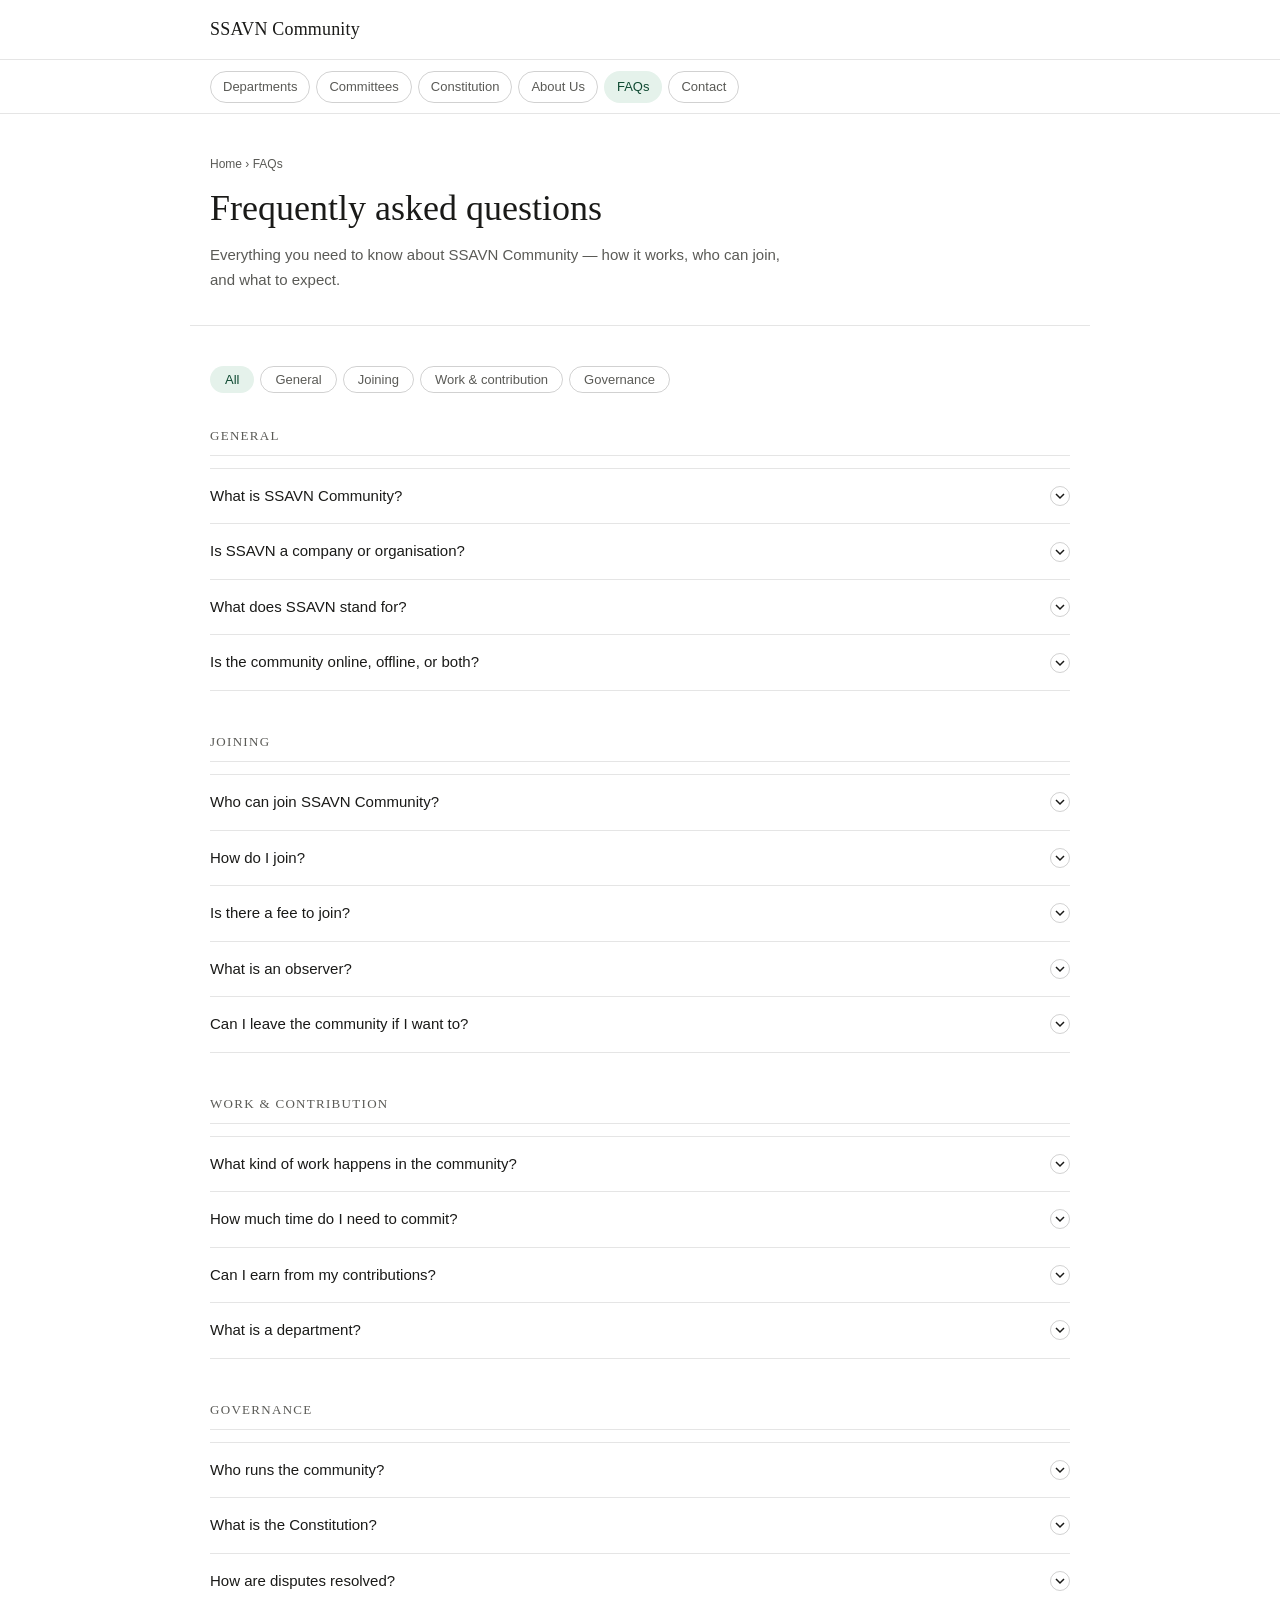
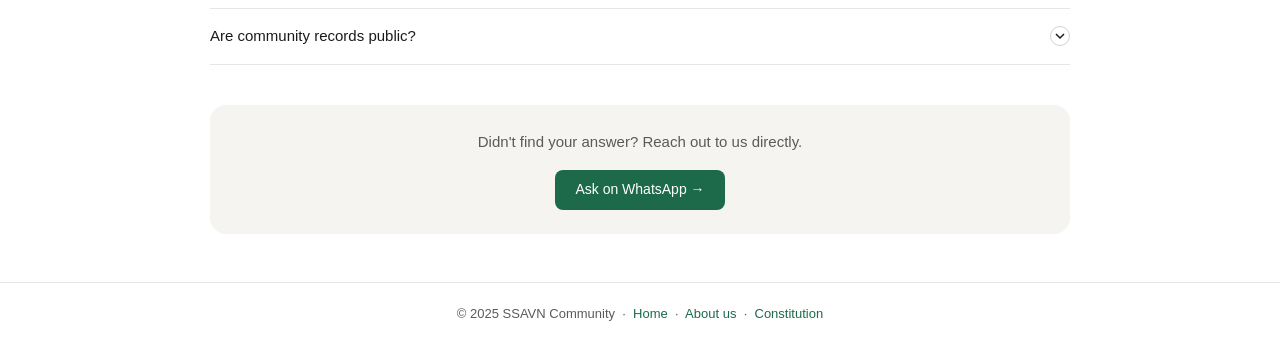
<file: faqs.html>
<!DOCTYPE html>
<html lang="en">
<head>
  <meta charset="UTF-8">
  <meta name="viewport" content="width=device-width, initial-scale=1.0">
  <title>FAQs – SSAVN Community</title>
  <meta name="description" content="Frequently asked questions about the SSAVN Community.">
  <style>
    *, *::before, *::after { box-sizing: border-box; margin: 0; padding: 0; }

    :root {
      --bg:        #ffffff;
      --bg-soft:   #f5f4f0;
      --bg-card:   #ffffff;
      --border:    rgba(0,0,0,0.10);
      --border-md: rgba(0,0,0,0.18);
      --text:      #1a1a18;
      --text-muted:#5a5a56;
      --accent:    #1d6a4a;
      --accent-bg: #e5f2eb;
      --accent-txt:#0f4a32;
      --radius-sm: 8px;
      --radius-md: 12px;
      --radius-lg: 16px;
      --font-head: 'Georgia', 'Times New Roman', serif;
      --font-body: 'Helvetica Neue', Arial, sans-serif;
      --transition: 0.18s ease;
    }

    html { scroll-behavior: smooth; }

    body {
      font-family: var(--font-body);
      background: var(--bg);
      color: var(--text);
      line-height: 1.7;
      font-size: 15px;
    }

    a { color: var(--accent); text-decoration: none; }
    a:hover { text-decoration: underline; }

    /* ── Header ── */
    header {
      border-bottom: 0.5px solid var(--border);
      background: var(--bg);
      position: sticky;
      top: 0;
      z-index: 100;
    }
    .header-inner {
      display: flex;
      align-items: center;
      justify-content: space-between;
      padding: 0.9rem 1.25rem;
      max-width: 900px;
      margin: 0 auto;
    }
    .site-logo {
      font-family: var(--font-head);
      font-size: 18px;
      font-weight: normal;
      color: var(--text);
      letter-spacing: 0.01em;
      text-decoration: none;
    }
    .site-logo:hover { text-decoration: none; }

    /* ── Burger ── */
    .burger {
      display: none;
      flex-direction: column;
      justify-content: center;
      gap: 5px;
      width: 36px;
      height: 36px;
      background: none;
      border: 0.5px solid var(--border-md);
      border-radius: var(--radius-sm);
      cursor: pointer;
      padding: 7px;
    }
    .burger span {
      display: block;
      height: 1.5px;
      background: var(--text);
      border-radius: 2px;
      transition: transform var(--transition), opacity var(--transition);
    }
    .burger.open span:nth-child(1) { transform: translateY(6.5px) rotate(45deg); }
    .burger.open span:nth-child(2) { opacity: 0; }
    .burger.open span:nth-child(3) { transform: translateY(-6.5px) rotate(-45deg); }

    /* ── Top Nav ── */
    .top-nav {
      border-top: 0.5px solid var(--border);
      background: var(--bg);
    }
    .top-nav ul {
      list-style: none;
      display: flex;
      flex-wrap: wrap;
      gap: 6px;
      padding: 0.65rem 1.25rem;
      max-width: 900px;
      margin: 0 auto;
    }
    .top-nav a {
      font-size: 13px;
      padding: 4px 12px;
      border: 0.5px solid var(--border-md);
      border-radius: 20px;
      color: var(--text-muted);
      transition: background var(--transition), color var(--transition);
      display: block;
    }
    .top-nav a:hover, .top-nav a.active {
      background: var(--accent-bg);
      color: var(--accent-txt);
      text-decoration: none;
      border-color: transparent;
    }

    @media (max-width: 640px) {
      .burger { display: flex; }
      .top-nav { max-height: 0; overflow: hidden; transition: max-height 0.3s ease; }
      .top-nav.open { max-height: 400px; }
      .top-nav ul { flex-direction: column; gap: 4px; }
      .top-nav a { font-size: 14px; padding: 8px 14px; border-radius: var(--radius-sm); }
    }

    /* ── Page hero ── */
    .page-hero {
      padding: 2.5rem 1.25rem 2rem;
      max-width: 900px;
      margin: 0 auto;
      border-bottom: 0.5px solid var(--border);
    }
    .breadcrumb {
      font-size: 12px;
      color: var(--text-muted);
      margin-bottom: 0.75rem;
    }
    .breadcrumb a { color: var(--text-muted); }
    .breadcrumb a:hover { color: var(--accent); }
    .page-title {
      font-family: var(--font-head);
      font-size: clamp(24px, 4vw, 36px);
      font-weight: normal;
      line-height: 1.2;
      margin-bottom: 0.75rem;
    }
    .page-subtitle {
      font-size: 15px;
      color: var(--text-muted);
      max-width: 580px;
    }

    /* ── Main ── */
    main { padding: 2.5rem 0 1rem; }
    .section-wrap { padding: 0 1.25rem; max-width: 900px; margin: 0 auto; }
    section { margin-bottom: 3rem; }

    h2 {
      font-family: var(--font-head);
      font-size: 18px;
      font-weight: normal;
      margin-bottom: 1rem;
      color: var(--text-muted);
      font-style: italic;
    }

    /* ── Category tabs ── */
    .cat-tabs {
      display: flex;
      flex-wrap: wrap;
      gap: 6px;
      margin-bottom: 2rem;
    }
    .cat-tab {
      font-size: 13px;
      padding: 5px 14px;
      border: 0.5px solid var(--border-md);
      border-radius: 20px;
      color: var(--text-muted);
      background: none;
      cursor: pointer;
      transition: background var(--transition), color var(--transition);
      font-family: var(--font-body);
    }
    .cat-tab:hover, .cat-tab.active {
      background: var(--accent-bg);
      color: var(--accent-txt);
      border-color: transparent;
    }

    /* ── FAQ group ── */
    .faq-group {
      margin-bottom: 2.5rem;
    }
    .faq-group-title {
      font-family: var(--font-head);
      font-size: 13px;
      font-weight: normal;
      text-transform: uppercase;
      letter-spacing: 0.1em;
      color: var(--text-muted);
      margin-bottom: 0.75rem;
      padding-bottom: 0.5rem;
      border-bottom: 0.5px solid var(--border);
    }

    /* ── Accordion ── */
    .faq-item {
      border-bottom: 0.5px solid var(--border);
    }
    .faq-item:first-of-type { border-top: 0.5px solid var(--border); }

    .faq-question {
      width: 100%;
      background: none;
      border: none;
      display: flex;
      align-items: center;
      justify-content: space-between;
      gap: 1rem;
      padding: 1rem 0;
      cursor: pointer;
      text-align: left;
      font-family: var(--font-body);
      font-size: 15px;
      color: var(--text);
      line-height: 1.5;
    }
    .faq-question:hover { color: var(--accent); }

    .faq-chevron {
      width: 20px;
      height: 20px;
      flex-shrink: 0;
      border: 0.5px solid var(--border-md);
      border-radius: 50%;
      display: flex;
      align-items: center;
      justify-content: center;
      transition: transform 0.25s ease, background var(--transition);
    }
    .faq-chevron svg {
      width: 10px;
      height: 10px;
      transition: transform 0.25s ease;
    }
    .faq-item.open .faq-chevron {
      background: var(--accent-bg);
      border-color: transparent;
    }
    .faq-item.open .faq-chevron svg {
      transform: rotate(180deg);
    }

    .faq-answer {
      max-height: 0;
      overflow: hidden;
      transition: max-height 0.3s ease;
    }
    .faq-answer-inner {
      padding: 0 0 1rem;
      font-size: 14px;
      color: var(--text-muted);
      line-height: 1.7;
      max-width: 640px;
    }
    .faq-answer-inner a { color: var(--accent); }
    .faq-item.open .faq-answer { max-height: 400px; }

    /* ── Contact nudge ── */
    .contact-nudge {
      background: var(--bg-soft);
      border-radius: var(--radius-lg);
      padding: 1.5rem;
      text-align: center;
    }
    .contact-nudge p {
      font-size: 15px;
      color: var(--text-muted);
      margin-bottom: 1rem;
    }
    .contact-nudge a {
      display: inline-block;
      padding: 8px 20px;
      background: var(--accent);
      color: #fff;
      border-radius: var(--radius-sm);
      font-size: 14px;
      transition: opacity var(--transition);
    }
    .contact-nudge a:hover { opacity: 0.85; text-decoration: none; }

    /* ── Divider ── */
    .divider {
      height: 0.5px;
      background: var(--border);
      max-width: 900px;
      margin: 0 auto;
    }

    /* ── Footer ── */
    footer {
      border-top: 0.5px solid var(--border);
      padding: 1.25rem;
      text-align: center;
      font-size: 13px;
      color: var(--text-muted);
      margin-top: 2rem;
    }
  </style>
</head>
<body>

<header>
  <div class="header-inner">
    <a href="index.html" class="site-logo">SSAVN Community</a>
    <button class="burger" id="burger" aria-label="Toggle menu" aria-expanded="false">
      <span></span><span></span><span></span>
    </button>
  </div>
  <nav class="top-nav" id="top-nav" aria-label="Main navigation">
    <ul>
      <li><a href="departments.html">Departments</a></li>
      <li><a href="committees.html">Committees</a></li>
      <li><a href="constitution.html">Constitution</a></li>
      <li><a href="about.html">About Us</a></li>
      <li><a href="faqs.html" class="active">FAQs</a></li>
      <li><a href="index.html#join">Contact</a></li>
    </ul>
  </nav>
</header>

<div class="page-hero">
  <p class="breadcrumb"><a href="index.html">Home</a> &rsaquo; FAQs</p>
  <h1 class="page-title">Frequently asked questions</h1>
  <p class="page-subtitle">Everything you need to know about SSAVN Community — how it works, who can join, and what to expect.</p>
</div>

<main>
  <div class="section-wrap">

    <!-- Category filter tabs -->
    <div class="cat-tabs" id="cat-tabs">
      <button class="cat-tab active" data-cat="all">All</button>
      <button class="cat-tab" data-cat="general">General</button>
      <button class="cat-tab" data-cat="joining">Joining</button>
      <button class="cat-tab" data-cat="work">Work &amp; contribution</button>
      <button class="cat-tab" data-cat="governance">Governance</button>
    </div>

    <!-- GENERAL -->
    <div class="faq-group" data-cat="general">
      <p class="faq-group-title">General</p>

      <div class="faq-item">
        <button class="faq-question" aria-expanded="false">
          What is SSAVN Community?
          <span class="faq-chevron"><svg viewBox="0 0 10 6" fill="none" stroke="currentColor" stroke-width="1.5"><path d="M1 1l4 4 4-4"/></svg></span>
        </button>
        <div class="faq-answer" role="region">
          <div class="faq-answer-inner">
            SSAVN Community is a collaborative, open community of individuals and groups who work together to solve real-world problems. We run projects, workshops, events, and creative work under four guiding pillars: Learn, Earn, Enjoy, and Evolve.
          </div>
        </div>
      </div>

      <div class="faq-item">
        <button class="faq-question" aria-expanded="false">
          Is SSAVN a company or organisation?
          <span class="faq-chevron"><svg viewBox="0 0 10 6" fill="none" stroke="currentColor" stroke-width="1.5"><path d="M1 1l4 4 4-4"/></svg></span>
        </button>
        <div class="faq-answer" role="region">
          <div class="faq-answer-inner">
            SSAVN is a community — not a company, school, or registered NGO. It is a network of people who choose to work and grow together. It is governed by a Constitution that all members agree to uphold.
          </div>
        </div>
      </div>

      <div class="faq-item">
        <button class="faq-question" aria-expanded="false">
          What does SSAVN stand for?
          <span class="faq-chevron"><svg viewBox="0 0 10 6" fill="none" stroke="currentColor" stroke-width="1.5"><path d="M1 1l4 4 4-4"/></svg></span>
        </button>
        <div class="faq-answer" role="region">
          <div class="faq-answer-inner">
            The name SSAVN represents the core journey every member goes through: <strong>S</strong>ee, <strong>S</strong>tart, <strong>A</strong>ct, <strong>V</strong>alidate, and <strong>N</strong>urture — a cycle of learning, doing, and growing together.
          </div>
        </div>
      </div>

      <div class="faq-item">
        <button class="faq-question" aria-expanded="false">
          Is the community online, offline, or both?
          <span class="faq-chevron"><svg viewBox="0 0 10 6" fill="none" stroke="currentColor" stroke-width="1.5"><path d="M1 1l4 4 4-4"/></svg></span>
        </button>
        <div class="faq-answer" role="region">
          <div class="faq-answer-inner">
            SSAVN operates both online and offline. Discussions, coordination, and some workshops happen digitally. Projects, events, and in-person workshops happen in physical spaces. Members can participate based on their availability and location.
          </div>
        </div>
      </div>
    </div>

    <!-- JOINING -->
    <div class="faq-group" data-cat="joining">
      <p class="faq-group-title">Joining</p>

      <div class="faq-item">
        <button class="faq-question" aria-expanded="false">
          Who can join SSAVN Community?
          <span class="faq-chevron"><svg viewBox="0 0 10 6" fill="none" stroke="currentColor" stroke-width="1.5"><path d="M1 1l4 4 4-4"/></svg></span>
        </button>
        <div class="faq-answer" role="region">
          <div class="faq-answer-inner">
            Anyone who understands the community's language and is willing to contribute with intention and responsibility. There is no age limit, no educational requirement, and no restriction based on background, caste, gender, or language. Willingness and responsibility are what matter.
          </div>
        </div>
      </div>

      <div class="faq-item">
        <button class="faq-question" aria-expanded="false">
          How do I join?
          <span class="faq-chevron"><svg viewBox="0 0 10 6" fill="none" stroke="currentColor" stroke-width="1.5"><path d="M1 1l4 4 4-4"/></svg></span>
        </button>
        <div class="faq-answer" role="region">
          <div class="faq-answer-inner">
            Start by watching the introduction video on the homepage, then explore the dashboard to understand how the community works. You can join as an observer first — no commitment needed. When you're ready, reach out via WhatsApp or Instagram to connect with an existing member.
          </div>
        </div>
      </div>

      <div class="faq-item">
        <button class="faq-question" aria-expanded="false">
          Is there a fee to join?
          <span class="faq-chevron"><svg viewBox="0 0 10 6" fill="none" stroke="currentColor" stroke-width="1.5"><path d="M1 1l4 4 4-4"/></svg></span>
        </button>
        <div class="faq-answer" role="region">
          <div class="faq-answer-inner">
            Joining as an observer is free. Some activities, projects, or workshops may involve a contribution or fee depending on their nature. This is always communicated clearly in advance.
          </div>
        </div>
      </div>

      <div class="faq-item">
        <button class="faq-question" aria-expanded="false">
          What is an observer?
          <span class="faq-chevron"><svg viewBox="0 0 10 6" fill="none" stroke="currentColor" stroke-width="1.5"><path d="M1 1l4 4 4-4"/></svg></span>
        </button>
        <div class="faq-answer" role="region">
          <div class="faq-answer-inner">
            An observer is someone who joins the community to learn and understand how it works, without any immediate obligation to contribute. It is the natural first step before becoming an active member. There is no time limit on how long you remain an observer.
          </div>
        </div>
      </div>

      <div class="faq-item">
        <button class="faq-question" aria-expanded="false">
          Can I leave the community if I want to?
          <span class="faq-chevron"><svg viewBox="0 0 10 6" fill="none" stroke="currentColor" stroke-width="1.5"><path d="M1 1l4 4 4-4"/></svg></span>
        </button>
        <div class="faq-answer" role="region">
          <div class="faq-answer-inner">
            Yes, absolutely. Membership is voluntary. You can step back or leave at any time. We only ask that you complete any commitments you have made before stepping away, out of respect for others.
          </div>
        </div>
      </div>
    </div>

    <!-- WORK & CONTRIBUTION -->
    <div class="faq-group" data-cat="work">
      <p class="faq-group-title">Work &amp; contribution</p>

      <div class="faq-item">
        <button class="faq-question" aria-expanded="false">
          What kind of work happens in the community?
          <span class="faq-chevron"><svg viewBox="0 0 10 6" fill="none" stroke="currentColor" stroke-width="1.5"><path d="M1 1l4 4 4-4"/></svg></span>
        </button>
        <div class="faq-answer" role="region">
          <div class="faq-answer-inner">
            The community works across four main areas: <strong>Projects</strong> (solving real-world problems), <strong>Workshops</strong> (spreading knowledge and skills), <strong>Events</strong> (celebrating culture and community), and <strong>Creations</strong> (producing content, tools, and materials that promote good values).
          </div>
        </div>
      </div>

      <div class="faq-item">
        <button class="faq-question" aria-expanded="false">
          How much time do I need to commit?
          <span class="faq-chevron"><svg viewBox="0 0 10 6" fill="none" stroke="currentColor" stroke-width="1.5"><path d="M1 1l4 4 4-4"/></svg></span>
        </button>
        <div class="faq-answer" role="region">
          <div class="faq-answer-inner">
            There is no fixed requirement. Contribution is based on your capacity and the commitments you take on. As an observer, there is no time obligation. As an active member, you decide what you take on.
          </div>
        </div>
      </div>

      <div class="faq-item">
        <button class="faq-question" aria-expanded="false">
          Can I earn from my contributions?
          <span class="faq-chevron"><svg viewBox="0 0 10 6" fill="none" stroke="currentColor" stroke-width="1.5"><path d="M1 1l4 4 4-4"/></svg></span>
        </button>
        <div class="faq-answer" role="region">
          <div class="faq-answer-inner">
            Yes. One of the four pillars is <em>Earn</em>. Contributions that generate value — through projects, workshops, or services — are recognised and can result in financial reward. The specifics depend on the nature of the work and the agreements made within departments or committees.
          </div>
        </div>
      </div>

      <div class="faq-item">
        <button class="faq-question" aria-expanded="false">
          What is a department?
          <span class="faq-chevron"><svg viewBox="0 0 10 6" fill="none" stroke="currentColor" stroke-width="1.5"><path d="M1 1l4 4 4-4"/></svg></span>
        </button>
        <div class="faq-answer" role="region">
          <div class="faq-answer-inner">
            Departments are focused groups within the community that work on specific areas — for example, technology, education, events, or creative work. Members choose a department that matches their skills and interests and contribute within that space.
          </div>
        </div>
      </div>
    </div>

    <!-- GOVERNANCE -->
    <div class="faq-group" data-cat="governance">
      <p class="faq-group-title">Governance</p>

      <div class="faq-item">
        <button class="faq-question" aria-expanded="false">
          Who runs the community?
          <span class="faq-chevron"><svg viewBox="0 0 10 6" fill="none" stroke="currentColor" stroke-width="1.5"><path d="M1 1l4 4 4-4"/></svg></span>
        </button>
        <div class="faq-answer" role="region">
          <div class="faq-answer-inner">
            The community is governed collectively. <strong>Committees</strong> provide direction and oversight. No single person controls everything — decisions are made through structured processes defined in the Constitution. All members have a voice.
          </div>
        </div>
      </div>

      <div class="faq-item">
        <button class="faq-question" aria-expanded="false">
          What is the Constitution?
          <span class="faq-chevron"><svg viewBox="0 0 10 6" fill="none" stroke="currentColor" stroke-width="1.5"><path d="M1 1l4 4 4-4"/></svg></span>
        </button>
        <div class="faq-answer" role="region">
          <div class="faq-answer-inner">
            The Constitution is the founding document that defines the community's values, structure, rules, and processes. Every member is expected to read and agree to it. You can read it on the <a href="constitution.html">Constitution page</a>.
          </div>
        </div>
      </div>

      <div class="faq-item">
        <button class="faq-question" aria-expanded="false">
          How are disputes resolved?
          <span class="faq-chevron"><svg viewBox="0 0 10 6" fill="none" stroke="currentColor" stroke-width="1.5"><path d="M1 1l4 4 4-4"/></svg></span>
        </button>
        <div class="faq-answer" role="region">
          <div class="faq-answer-inner">
            Disputes are handled through the process outlined in the Constitution. The relevant committee reviews the matter, hears from both parties, and makes a decision. The process is designed to be fair, transparent, and respectful.
          </div>
        </div>
      </div>

      <div class="faq-item">
        <button class="faq-question" aria-expanded="false">
          Are community records public?
          <span class="faq-chevron"><svg viewBox="0 0 10 6" fill="none" stroke="currentColor" stroke-width="1.5"><path d="M1 1l4 4 4-4"/></svg></span>
        </button>
        <div class="faq-answer" role="region">
          <div class="faq-answer-inner">
            Yes. Records of work, events, and outcomes are maintained openly and are accessible to all members. This transparency is a core value of the community.
          </div>
        </div>
      </div>
    </div>

    <!-- STILL HAVE QUESTIONS -->
    <div class="contact-nudge">
      <p>Didn't find your answer? Reach out to us directly.</p>
      <a href="https://wa.me/917820202020" target="_blank" rel="noopener">Ask on WhatsApp →</a>
    </div>

  </div>
</main>

<footer>
  <p>&copy; 2025 SSAVN Community &nbsp;·&nbsp; <a href="index.html">Home</a> &nbsp;·&nbsp; <a href="about.html">About us</a> &nbsp;·&nbsp; <a href="constitution.html">Constitution</a></p>
</footer>

<script>
  /* ── Burger ── */
  const burger = document.getElementById('burger');
  const nav = document.getElementById('top-nav');
  burger.addEventListener('click', () => {
    const open = nav.classList.toggle('open');
    burger.classList.toggle('open', open);
    burger.setAttribute('aria-expanded', open);
  });
  nav.querySelectorAll('a').forEach(link => {
    link.addEventListener('click', () => {
      nav.classList.remove('open');
      burger.classList.remove('open');
      burger.setAttribute('aria-expanded', 'false');
    });
  });

  /* ── Accordion ── */
  document.querySelectorAll('.faq-question').forEach(btn => {
    btn.addEventListener('click', () => {
      const item = btn.closest('.faq-item');
      const isOpen = item.classList.contains('open');
      // Close all
      document.querySelectorAll('.faq-item.open').forEach(el => {
        el.classList.remove('open');
        el.querySelector('.faq-question').setAttribute('aria-expanded', 'false');
      });
      // Open clicked (if it wasn't already open)
      if (!isOpen) {
        item.classList.add('open');
        btn.setAttribute('aria-expanded', 'true');
      }
    });
  });

  /* ── Category filter ── */
  const tabs = document.querySelectorAll('.cat-tab');
  const groups = document.querySelectorAll('.faq-group');

  tabs.forEach(tab => {
    tab.addEventListener('click', () => {
      tabs.forEach(t => t.classList.remove('active'));
      tab.classList.add('active');
      const cat = tab.dataset.cat;
      groups.forEach(group => {
        if (cat === 'all' || group.dataset.cat === cat) {
          group.style.display = '';
        } else {
          group.style.display = 'none';
        }
      });
    });
  });
</script>

</body>
</html>
</file>
<file: style.css>
/* ── Reset & Base ── */
    *, *::before, *::after { box-sizing: border-box; margin: 0; padding: 0; }

    :root {
      --bg:        #ffffff;
      --bg-soft:   #f5f4f0;
      --bg-card:   #ffffff;
      --border:    rgba(0,0,0,0.10);
      --border-md: rgba(0,0,0,0.18);
      --text:      #1a1a18;
      --text-muted:#5a5a56;
      --accent:    #1d6a4a;
      --accent-bg: #e5f2eb;
      --accent-txt:#0f4a32;
      --radius-sm: 8px;
      --radius-md: 12px;
      --radius-lg: 16px;
      --font-head: 'Georgia', 'Times New Roman', serif;
      --font-body: 'Helvetica Neue', Arial, sans-serif;
      --transition: 0.18s ease;
    }

    html { scroll-behavior: smooth; }

    body {
      font-family: var(--font-body);
      background: var(--bg);
      color: var(--text);
      line-height: 1.7;
      font-size: 15px;
    }

    a { color: var(--accent); text-decoration: none; }
    a:hover { text-decoration: underline; }

    .wrap {
      max-width: 900px;
      margin: 0 auto;
      padding: 0 1.25rem;
    }

    /* ── Header ── */
    header {
      border-bottom: 0.5px solid var(--border);
      background: var(--bg);
      position: sticky;
      top: 0;
      z-index: 100;
    }

    .header-inner {
      display: flex;
      align-items: center;
      justify-content: space-between;
      padding: 0.9rem 1.25rem;
      max-width: 900px;
      margin: 0 auto;
    }

    .site-logo {
      font-family: var(--font-head);
      font-size: 18px;
      font-weight: normal;
      color: var(--text);
      letter-spacing: 0.01em;
      text-decoration: none;
    }

    /* ── Burger ── */
    .burger {
      display: none;
      flex-direction: column;
      justify-content: center;
      gap: 5px;
      width: 36px;
      height: 36px;
      background: none;
      border: 0.5px solid var(--border-md);
      border-radius: var(--radius-sm);
      cursor: pointer;
      padding: 7px;
    }
    .burger span {
      display: block;
      height: 1.5px;
      background: var(--text);
      border-radius: 2px;
      transition: transform var(--transition), opacity var(--transition);
    }
    .burger.open span:nth-child(1) { transform: translateY(6.5px) rotate(45deg); }
    .burger.open span:nth-child(2) { opacity: 0; }
    .burger.open span:nth-child(3) { transform: translateY(-6.5px) rotate(-45deg); }

    /* ── Top Nav ── */
    .top-nav {
      border-top: 0.5px solid var(--border);
      background: var(--bg);
    }
    .top-nav ul {
      list-style: none;
      display: flex;
      flex-wrap: wrap;
      gap: 6px;
      padding: 0.65rem 1.25rem;
      max-width: 900px;
      margin: 0 auto;
    }
    .top-nav a {
      font-size: 13px;
      padding: 4px 12px;
      border: 0.5px solid var(--border-md);
      border-radius: 20px;
      color: var(--text-muted);
      transition: background var(--transition), color var(--transition);
      display: block;
    }
    .top-nav a:hover, .top-nav a.active {
      background: var(--accent-bg);
      color: var(--accent-txt);
      text-decoration: none;
      border-color: transparent;
    }

    /* ── Mobile nav ── */
    @media (max-width: 640px) {
      .burger { display: flex; }
      .top-nav {
        max-height: 0;
        overflow: hidden;
        transition: max-height 0.3s ease;
      } 
      .top-nav.open { max-height: 400px; }
      .top-nav ul { flex-direction: column; gap: 4px; }
      .top-nav a { font-size: 14px; padding: 8px 14px; border-radius: var(--radius-sm); }
    }

    /* ── Hero ── */
    .hero {
      padding: 3rem 1.25rem 2rem;
      max-width: 900px;
      margin: 0 auto;
    }
    .hero-title {
      font-family: var(--font-head);
      font-size: clamp(28px, 5vw, 40px);
      font-weight: normal;
      line-height: 1.2;
      margin-bottom: 1rem;
      color: var(--text);
    }
    .hero-tagline {
      font-size: 15px;
      color: var(--text-muted);
      max-width: 560px;
      margin-bottom: 1.25rem;
    }
    .hero-tagline strong {
      color: var(--accent);
      font-weight: 500;
    }
    .pillars {
      display: flex;
      flex-wrap: wrap;
      gap: 8px;
      margin-bottom: 2rem;
    }
    .pill {
      font-size: 12px;
      padding: 4px 12px;
      background: var(--accent-bg);
      color: var(--accent-txt);
      border-radius: 20px;
      font-weight: 500;
    }
    .section-nav {
      display: flex;
      flex-wrap: wrap;
      gap: 8px;
    }
    .section-nav a {
      font-size: 13px;
      padding: 6px 16px;
      border: 0.5px solid var(--border-md);
      border-radius: var(--radius-sm);
      color: var(--text-muted);
      transition: background var(--transition), color var(--transition);
    }
    .section-nav a:hover {
      background: var(--bg-soft);
      color: var(--text);
      text-decoration: none;
    }

    /* ── Main ── */
    main { padding: 2.5rem 0 1rem; }

    section { margin-bottom: 3rem; }

    .section-wrap { padding: 0 1.25rem; max-width: 900px; margin: 0 auto; }

    h2 {
      font-family: var(--font-head);
      font-size: 22px;
      font-weight: normal;
      margin-bottom: 1.25rem;
      color: var(--text);
    }

    /* ── Card Grid ── */
    .card-grid {
      display: grid;
      grid-template-columns: repeat(auto-fit, minmax(180px, 1fr));
      gap: 12px;
    }

    @media (max-width: 480px) {
      .card-grid { grid-template-columns: 1fr 1fr; }
    }
    @media (max-width: 320px) {
      .card-grid { grid-template-columns: 1fr; }
    }

    .card {
      background: var(--bg-card);
      border: 0.5px solid var(--border);
      border-radius: var(--radius-lg);
      padding: 1.1rem 1.25rem;
      transition: border-color var(--transition), transform var(--transition), box-shadow var(--transition);
      display: block;
      color: inherit;
      text-decoration: none;
    }
    .card:hover {
      border-color: var(--accent);
      transform: translateY(-2px);
      box-shadow: 0 4px 16px rgba(29,106,74,0.08);
      text-decoration: none;
      color: inherit;
    }
    .card-icon {
      font-size: 22px;
      margin-bottom: 8px;
      display: block;
    }
    .card h3 {
      font-family: var(--font-head);
      font-size: 15px;
      font-weight: normal;
      margin-bottom: 5px;
      color: var(--text);
    }
    .card p {
      font-size: 13px;
      color: var(--text-muted);
      line-height: 1.5;
      margin: 0;
    }

    /* ── How it works ── */
    .steps {
      counter-reset: steps;
      list-style: none;
    }
    .steps li {
      counter-increment: steps;
      display: flex;
      align-items: flex-start;
      gap: 14px;
      padding: 12px 0;
      border-bottom: 0.5px solid var(--border);
      font-size: 15px;
      color: var(--text-muted);
    }
    .steps li:last-child { border-bottom: none; }
    .steps li::before {
      content: counter(steps);
      min-width: 28px;
      height: 28px;
      background: var(--accent-bg);
      color: var(--accent-txt);
      border-radius: 50%;
      display: flex;
      align-items: center;
      justify-content: center;
      font-size: 12px;
      font-weight: 600;
      flex-shrink: 0;
      margin-top: 2px;
    }

    /* ── Contact ── */
    .contact-block {
      background: var(--bg-soft);
      border-radius: var(--radius-lg);
      padding: 1.5rem;
      display: grid;
      grid-template-columns: repeat(auto-fit, minmax(200px, 1fr));
      gap: 1.5rem;
    }
    .contact-item p.label {
      font-size: 11px;
      font-weight: 600;
      text-transform: uppercase;
      letter-spacing: 0.08em;
      color: var(--text-muted);
      margin-bottom: 4px;
    }
    .contact-item p.value {
      font-size: 14px;
      color: var(--text);
    }
    .social-links {
      display: flex;
      flex-wrap: wrap;
      gap: 6px;
      margin-top: 4px;
    }
    .social-links a {
      font-size: 12px;
      padding: 4px 12px;
      border: 0.5px solid var(--border-md);
      border-radius: 20px;
      color: var(--text-muted);
      transition: background var(--transition), color var(--transition);
    }
    .social-links a:hover {
      background: var(--bg);
      color: var(--text);
      text-decoration: none;
    }

    /* ── Divider ── */
    .divider {
      height: 0.5px;
      background: var(--border);
      margin: 0 1.25rem;
      max-width: 900px;
      margin-left: auto;
      margin-right: auto;
    }


/* Center the video */
.video-container {

  display: flex;
  justify-content: center;
  align-items: center;
  padding: 20px;
}

/* Responsive wrapper */
.video-wrapper {
  position: relative;
  width: 100%;
  max-width: 800px; /* limit width on large screens */
  aspect-ratio: 16 / 9;
}

/* Make iframe fill wrapper */
.video-wrapper iframe {
    margin-top: 2rem;
  width: 100%;
  height: 100%;
  border: 0;
}

/* ── Footer ── */
footer {
      border-top: 0.5px solid var(--border);
      padding: 1.25rem;
      text-align: center;
      font-size: 13px;
      color: var(--text-muted);
      margin-top: 2rem;
    }
</file>
